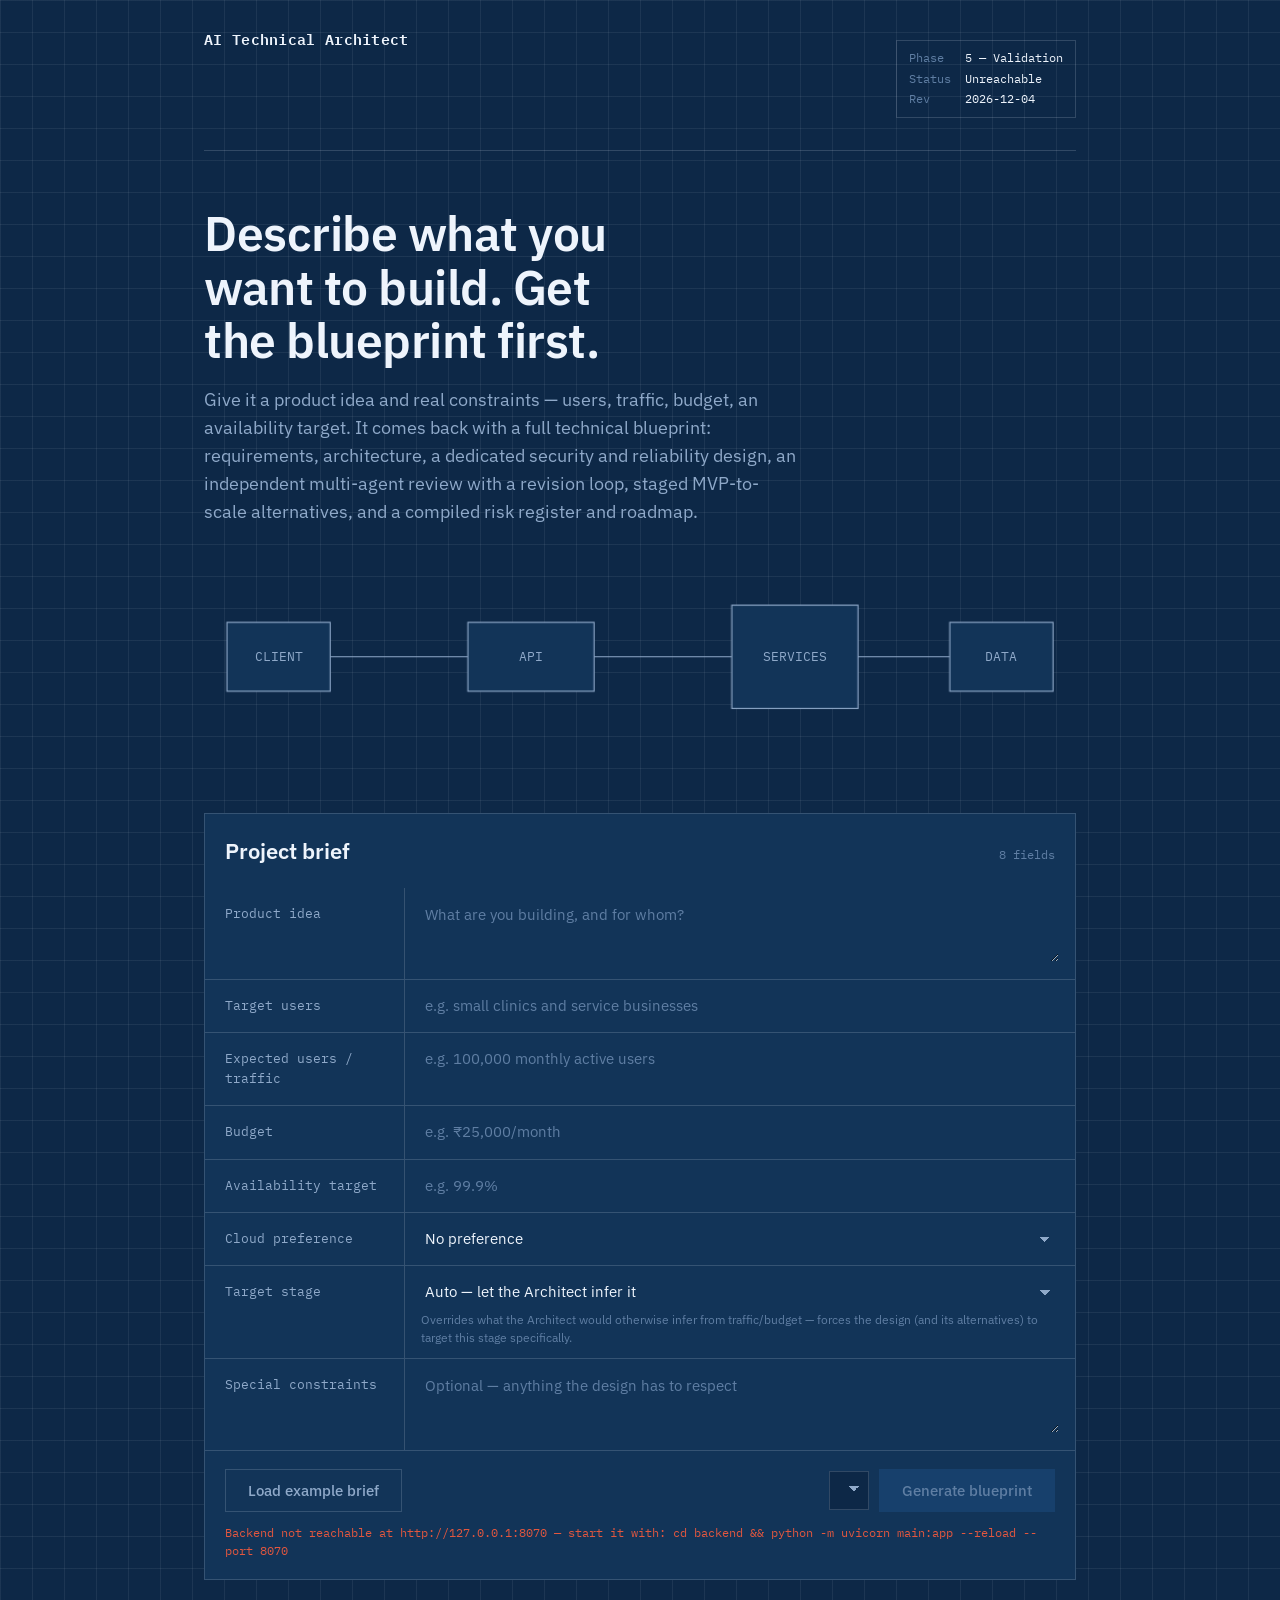
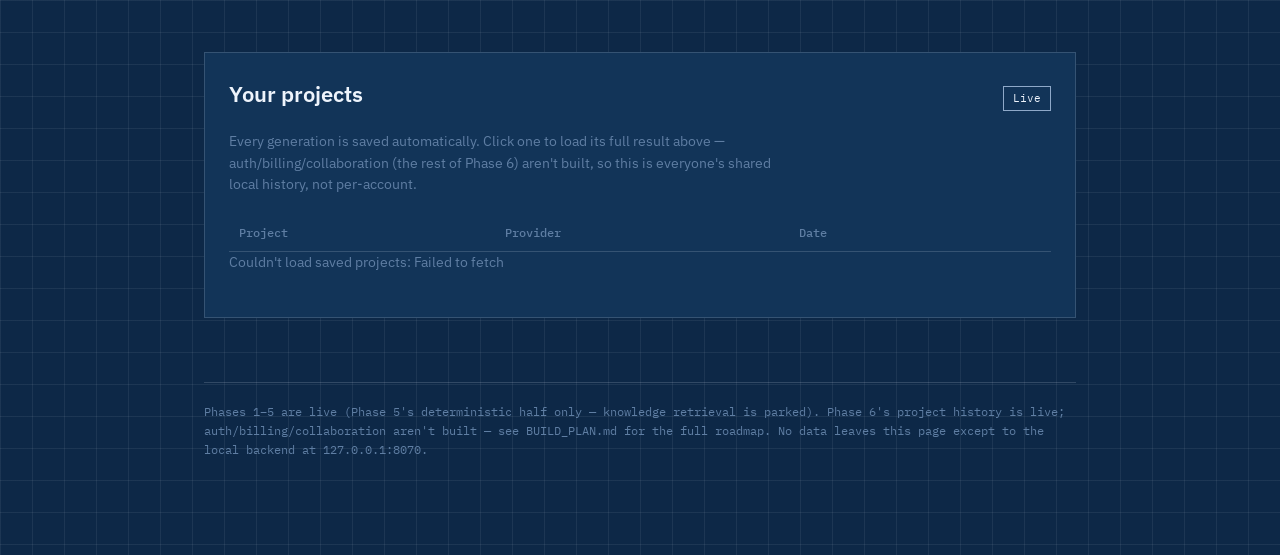
<file: public/index.html>
<!DOCTYPE html>
<html lang="en">
<head>
<meta charset="UTF-8" />
<meta name="viewport" content="width=device-width, initial-scale=1.0" />
<title>AI Technical Architect</title>
<meta name="description" content="Describe what you want to build. Get a technical blueprint — requirements, architecture, APIs and database design — reviewed before you write a line of code." />
<link rel="preconnect" href="https://fonts.googleapis.com" />
<link rel="preconnect" href="https://fonts.gstatic.com" crossorigin />
<!-- Loaded non-blocking: a slow/unreachable font CDN must never delay app.js
     (the provider health-check that runs on load) or hold up page rendering. -->
<link href="https://fonts.googleapis.com/css2?family=IBM+Plex+Mono:wght@400;500&family=IBM+Plex+Sans:wght@400;500;600&display=swap" rel="stylesheet" media="print" onload="this.media='all'" />
<noscript><link href="https://fonts.googleapis.com/css2?family=IBM+Plex+Mono:wght@400;500&family=IBM+Plex+Sans:wght@400;500;600&display=swap" rel="stylesheet" /></noscript>
<link rel="stylesheet" href="style.css" />
</head>
<body>

<main class="sheet">

  <div class="titleblock-row">
    <div class="wordmark"><strong>AI Technical Architect</strong></div>
    <dl class="titleblock">
      <dt>Phase</dt><dd>5 — Validation</dd>
      <dt>Status</dt><dd id="backendStatus">Checking backend…</dd>
      <dt>Rev</dt><dd id="revDate">—</dd>
    </dl>
  </div>

  <section class="hero">
    <h1>Describe what you want to build. Get the blueprint first.</h1>
    <p>Give it a product idea and real constraints — users, traffic, budget, an
    availability target. It comes back with a full technical blueprint: requirements,
    architecture, a dedicated security and reliability design, an independent
    multi-agent review with a revision loop, staged MVP-to-scale alternatives, and a
    compiled risk register and roadmap.</p>

    <svg class="schematic" viewBox="0 0 760 160" xmlns="http://www.w3.org/2000/svg" role="img" aria-label="Diagram: a client connects through an API to services, which write to a data store">
      <line class="line draw" x1="110" y1="80" x2="230" y2="80" style="animation-delay:.1s" />
      <line class="line draw" x1="340" y1="80" x2="460" y2="80" style="animation-delay:.4s" />
      <line class="line draw" x1="570" y1="80" x2="650" y2="80" style="animation-delay:.7s" />

      <rect class="box draw-box" x="20" y="50" width="90" height="60" style="animation-delay:0s" />
      <text x="65" y="84" text-anchor="middle">CLIENT</text>

      <rect class="box draw-box" x="230" y="50" width="110" height="60" style="animation-delay:.3s" />
      <text x="285" y="84" text-anchor="middle">API</text>

      <rect class="box draw-box" x="460" y="35" width="110" height="90" style="animation-delay:.6s" />
      <text x="515" y="84" text-anchor="middle">SERVICES</text>

      <rect class="box draw-box" x="650" y="50" width="90" height="60" style="animation-delay:.9s" />
      <text x="695" y="84" text-anchor="middle">DATA</text>
    </svg>
  </section>

  <section class="spec-sheet" aria-labelledby="briefHeading">
    <div class="section-head" style="padding:20px 20px 0">
      <h2 id="briefHeading">Project brief</h2>
      <span class="hint">8 fields</span>
    </div>

    <form id="briefForm" novalidate>
      <div class="field-row">
        <label for="idea">Product idea</label>
        <div class="field-control">
          <textarea id="idea" name="idea" placeholder="What are you building, and for whom?" required></textarea>
        </div>
      </div>
      <div class="field-row">
        <label for="users">Target users</label>
        <div class="field-control">
          <input type="text" id="users" name="users" placeholder="e.g. small clinics and service businesses" />
        </div>
      </div>
      <div class="field-row">
        <label for="traffic">Expected users / traffic</label>
        <div class="field-control">
          <input type="text" id="traffic" name="traffic" placeholder="e.g. 100,000 monthly active users" />
        </div>
      </div>
      <div class="field-row">
        <label for="budget">Budget</label>
        <div class="field-control">
          <input type="text" id="budget" name="budget" placeholder="e.g. ₹25,000/month" />
        </div>
      </div>
      <div class="field-row">
        <label for="availability">Availability target</label>
        <div class="field-control">
          <input type="text" id="availability" name="availability" placeholder="e.g. 99.9%" />
        </div>
      </div>
      <div class="field-row">
        <label for="cloud">Cloud preference</label>
        <div class="field-control">
          <select id="cloud" name="cloud">
            <option value="">No preference</option>
            <option value="aws">AWS</option>
            <option value="azure">Azure</option>
            <option value="gcp">Google Cloud</option>
            <option value="other">Other</option>
          </select>
        </div>
      </div>
      <div class="field-row">
        <label for="stage">Target stage</label>
        <div class="field-control">
          <select id="stage" name="stage">
            <option value="">Auto — let the Architect infer it</option>
            <option value="mvp">MVP — simple, low cost, validate quickly</option>
            <option value="growth">Growth — scaling, caching, queues, replicas</option>
            <option value="large_scale">Large scale — specialized, partitioned, regional</option>
          </select>
          <span class="field-hint">Overrides what the Architect would otherwise infer from traffic/budget — forces the design (and its alternatives) to target this stage specifically.</span>
        </div>
      </div>
      <div class="field-row">
        <label for="constraints">Special constraints</label>
        <div class="field-control">
          <textarea id="constraints" name="constraints" placeholder="Optional — anything the design has to respect"></textarea>
        </div>
      </div>

      <p class="form-error" id="formError" hidden></p>

      <div class="sheet-actions">
        <button type="button" class="btn btn-ghost" id="loadExample">Load example brief</button>
        <div class="generate-group">
          <select id="providerSelect" aria-label="Generation provider"></select>
          <button type="submit" class="btn btn-primary" id="generateBtn">Generate blueprint</button>
        </div>
      </div>
      <p class="provider-status" id="providerStatus" aria-live="polite"></p>
    </form>
  </section>

  <section class="output" id="output" aria-labelledby="outputHeading">
    <div class="demo-banner" id="resultBanner"></div>

    <div class="progress-line" id="progressLine" hidden></div>

    <div id="outputBody" hidden>
      <div class="output-grid">
        <div class="output-panel">
          <h3>Requirements</h3>
          <div class="output-block">
            <h4>Product understanding</h4>
            <p id="reqProductUnderstanding" style="color:var(--ink-dim); font-size:14px; margin:0;"></p>
          </div>
          <div class="output-block">
            <h4>Users &amp; use cases</h4>
            <ul id="reqUseCases"></ul>
          </div>
          <div class="output-block">
            <h4>Functional</h4>
            <ul id="reqFunctional"></ul>
          </div>
          <div class="output-block">
            <h4>Non-functional</h4>
            <ul id="reqNonFunctional"></ul>
          </div>
          <div class="output-block">
            <h4>Assumptions</h4>
            <ul id="reqAssumptions"></ul>
          </div>
          <div class="output-block">
            <h4>Open questions</h4>
            <ul id="reqOpenQuestions"></ul>
          </div>
        </div>

        <div class="output-panel">
          <h3>Architecture</h3>
          <div class="output-block">
            <h4>Components</h4>
            <ul id="archComponents"></ul>
          </div>
          <div class="output-block">
            <h4>API design</h4>
            <ul class="api-list" id="archApis"></ul>
          </div>
          <div class="output-block">
            <h4>Data models</h4>
            <div id="archDataModels"></div>
          </div>
          <div class="output-block">
            <h4>Infrastructure</h4>
            <p id="archInfra" style="color:var(--ink-dim); font-size:14px; margin:0;"></p>
          </div>
        </div>
      </div>

      <div class="output-schematic-wrap">
        <div class="section-head">
          <h2 id="outputHeading" style="font-size:18px;">Rendered architecture</h2>
        </div>
        <svg id="outputSchematic" class="schematic" viewBox="0 0 760 140" xmlns="http://www.w3.org/2000/svg"></svg>
      </div>

      <div class="section-head">
        <h2 style="font-size:18px;">Architecture decisions</h2>
        <button type="button" class="btn btn-ghost" id="downloadJson" disabled>Download JSON</button>
      </div>
      <div id="archDecisions" style="margin-bottom:24px;"></div>

      <div class="phase-card">
        <div class="phase-card-head">
          <span class="phase-num">Phase 2</span>
          <h3>Security &amp; reliability design</h3>
          <span class="pill pill-live">Live</span>
        </div>
        <div class="review-grid">
          <div class="review-agent">
            <h4>Security controls</h4>
            <dl class="spec-list" id="securityControls"></dl>
          </div>
          <div class="review-agent">
            <h4>Reliability design</h4>
            <dl class="spec-list" id="reliabilityDesign"></dl>
            <ul class="finding-list" id="failureScenarios" style="margin-top:10px;"></ul>
          </div>
        </div>
      </div>

      <div class="phase-card">
        <div class="phase-card-head">
          <span class="phase-num">§6</span>
          <h3>Architecture alternatives</h3>
          <span class="pill pill-live">Live</span>
        </div>
        <table class="project-table" id="archStagesTable">
          <thead><tr><th>Stage</th><th>Characteristics</th><th>Purpose</th><th>Transition trigger</th></tr></thead>
          <tbody id="archStagesBody"></tbody>
        </table>
      </div>

      <div class="phase-card" id="reviewCard">
        <div class="phase-card-head">
          <span class="phase-num">Phase 3</span>
          <h3>Multi-agent review</h3>
          <span class="pill pill-live">Live</span>
        </div>
        <div class="review-grid">
          <div class="review-agent">
            <h4>Security</h4>
            <ul class="finding-list" id="reviewSecurity"></ul>
          </div>
          <div class="review-agent">
            <h4>Cost <span id="costBudgetTag"></span></h4>
            <p class="cost-summary" id="costSummary"></p>
            <ul class="finding-list" id="reviewCost"></ul>
          </div>
          <div class="review-agent">
            <h4>Reliability</h4>
            <ul class="finding-list" id="reviewReliability"></ul>
          </div>
          <div class="review-agent">
            <h4>Architecture Critic</h4>
            <ul class="finding-list" id="reviewCritic"></ul>
          </div>
        </div>
        <p class="revision-status" id="revisionStatus"></p>
        <div class="changelog" id="revisionChangelog" hidden></div>
        <div class="revision-diff" id="revisionDiff" hidden></div>
      </div>

      <div class="phase-card">
        <div class="phase-card-head">
          <span class="phase-num">Phase 4</span>
          <h3>Blueprint — risks &amp; roadmap</h3>
          <span class="pill pill-live">Live</span>
        </div>
        <div class="output-block">
          <h4>Risk register</h4>
          <ul class="finding-list" id="blueprintRisks"></ul>
        </div>
        <div class="output-block">
          <h4>Implementation roadmap</h4>
          <ol id="blueprintRoadmap"></ol>
        </div>
        <div class="export-row">
          <button type="button" class="btn btn-ghost" id="downloadBlueprint" disabled>Download blueprint JSON</button>
        </div>
      </div>

      <div class="phase-card">
        <div class="phase-card-head">
          <span class="phase-num">Phase 5</span>
          <h3>Deterministic validation</h3>
          <span class="pill pill-live">Live</span>
        </div>
        <p class="preview-note" style="margin-bottom:16px;">An LLM isn't the final authority here —
        these checks are arithmetic and pattern-matching against the generated blueprint, not
        another model's opinion. Knowledge-retrieval grounding (source-cited references) is parked
        for later — this is the deterministic half only.</p>
        <ul class="check-list" id="validationList"></ul>
      </div>

      <div class="phase-card" id="refineCard">
        <div class="phase-card-head">
          <span class="phase-num">Phase 6</span>
          <h3>Refine this blueprint</h3>
          <span class="pill pill-live">Live</span>
        </div>
        <p class="preview-note" style="margin-bottom:16px;">Disagree with a finding, or want to push the
        design further? Add a note and re-run the Architect against it — reuses the same revision
        machinery the automated review uses, then re-reviews and re-compiles the blueprint as a new,
        linked project in your history below.</p>
        <textarea id="refineNotes" class="refine-notes" rows="4"
          placeholder="e.g. &quot;Use AWS instead of Azure&quot; or &quot;the rate limiting design still doesn't cover per-session limits — fix that.&quot;"></textarea>
        <p class="form-error" id="refineError" hidden></p>
        <div class="export-row" style="margin-top:12px;">
          <button type="button" class="btn btn-primary" id="refineBtn" disabled>Refine blueprint</button>
        </div>
      </div>
    </div>
  </section>

  <section class="projects-section" aria-labelledby="projectsHeading">
    <div class="section-head">
      <h2 id="projectsHeading">Your projects</h2>
      <span class="pill pill-live">Live</span>
    </div>
    <p class="preview-note">Every generation is saved automatically. Click one to load its
    full result above — auth/billing/collaboration (the rest of Phase 6) aren't built,
    so this is everyone's shared local history, not per-account.</p>
    <table class="project-table">
      <thead><tr><th>Project</th><th>Provider</th><th>Date</th><th></th></tr></thead>
      <tbody id="projectsBody"></tbody>
    </table>
    <p class="preview-note" id="projectsEmpty" hidden>No generations yet — fill in the brief above and click "Generate blueprint."</p>
  </section>

  <footer class="sheet-footer">
    Phases 1–5 are live (Phase 5's deterministic half only — knowledge retrieval is
    parked). Phase 6's project history is live; auth/billing/collaboration aren't built —
    see BUILD_PLAN.md for the full roadmap. No data leaves this page except to the
    local backend at 127.0.0.1:8070.
  </footer>

</main>

<script src="app.js"></script>
</body>
</html>
</file>
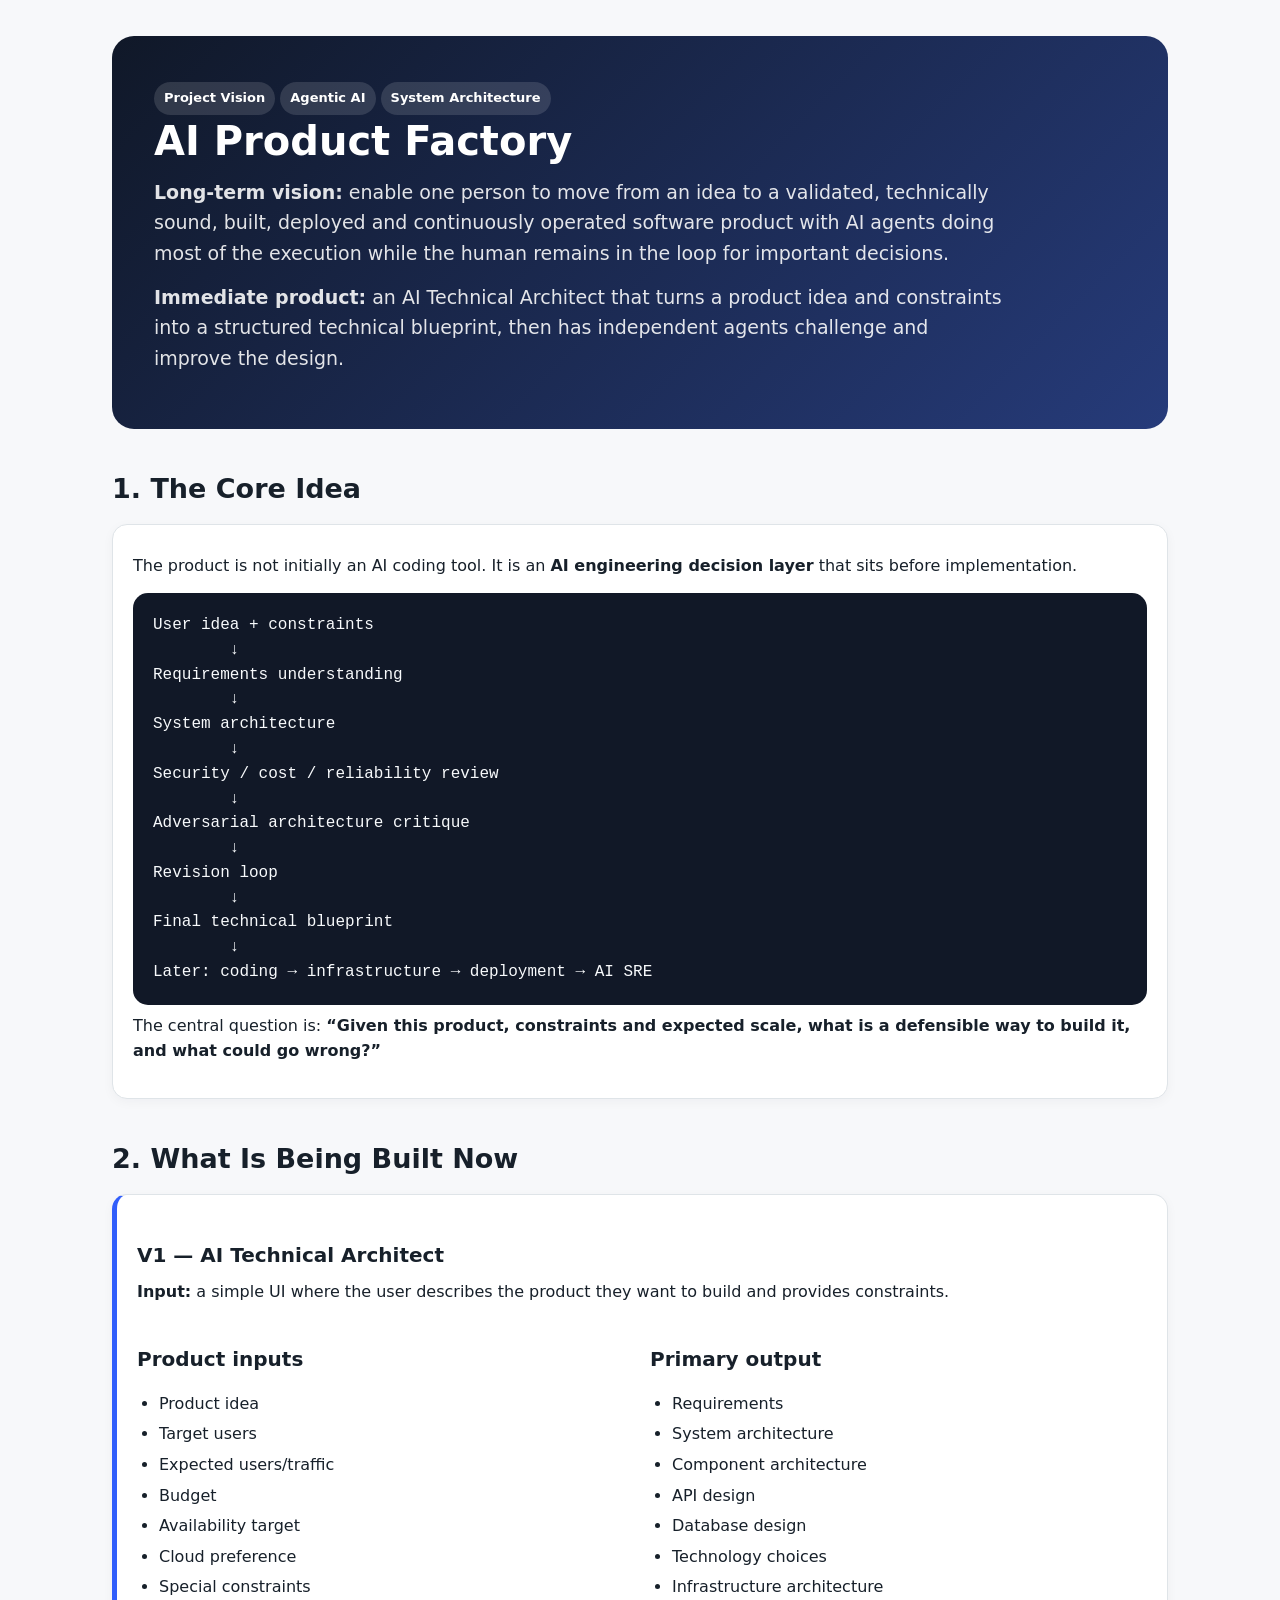
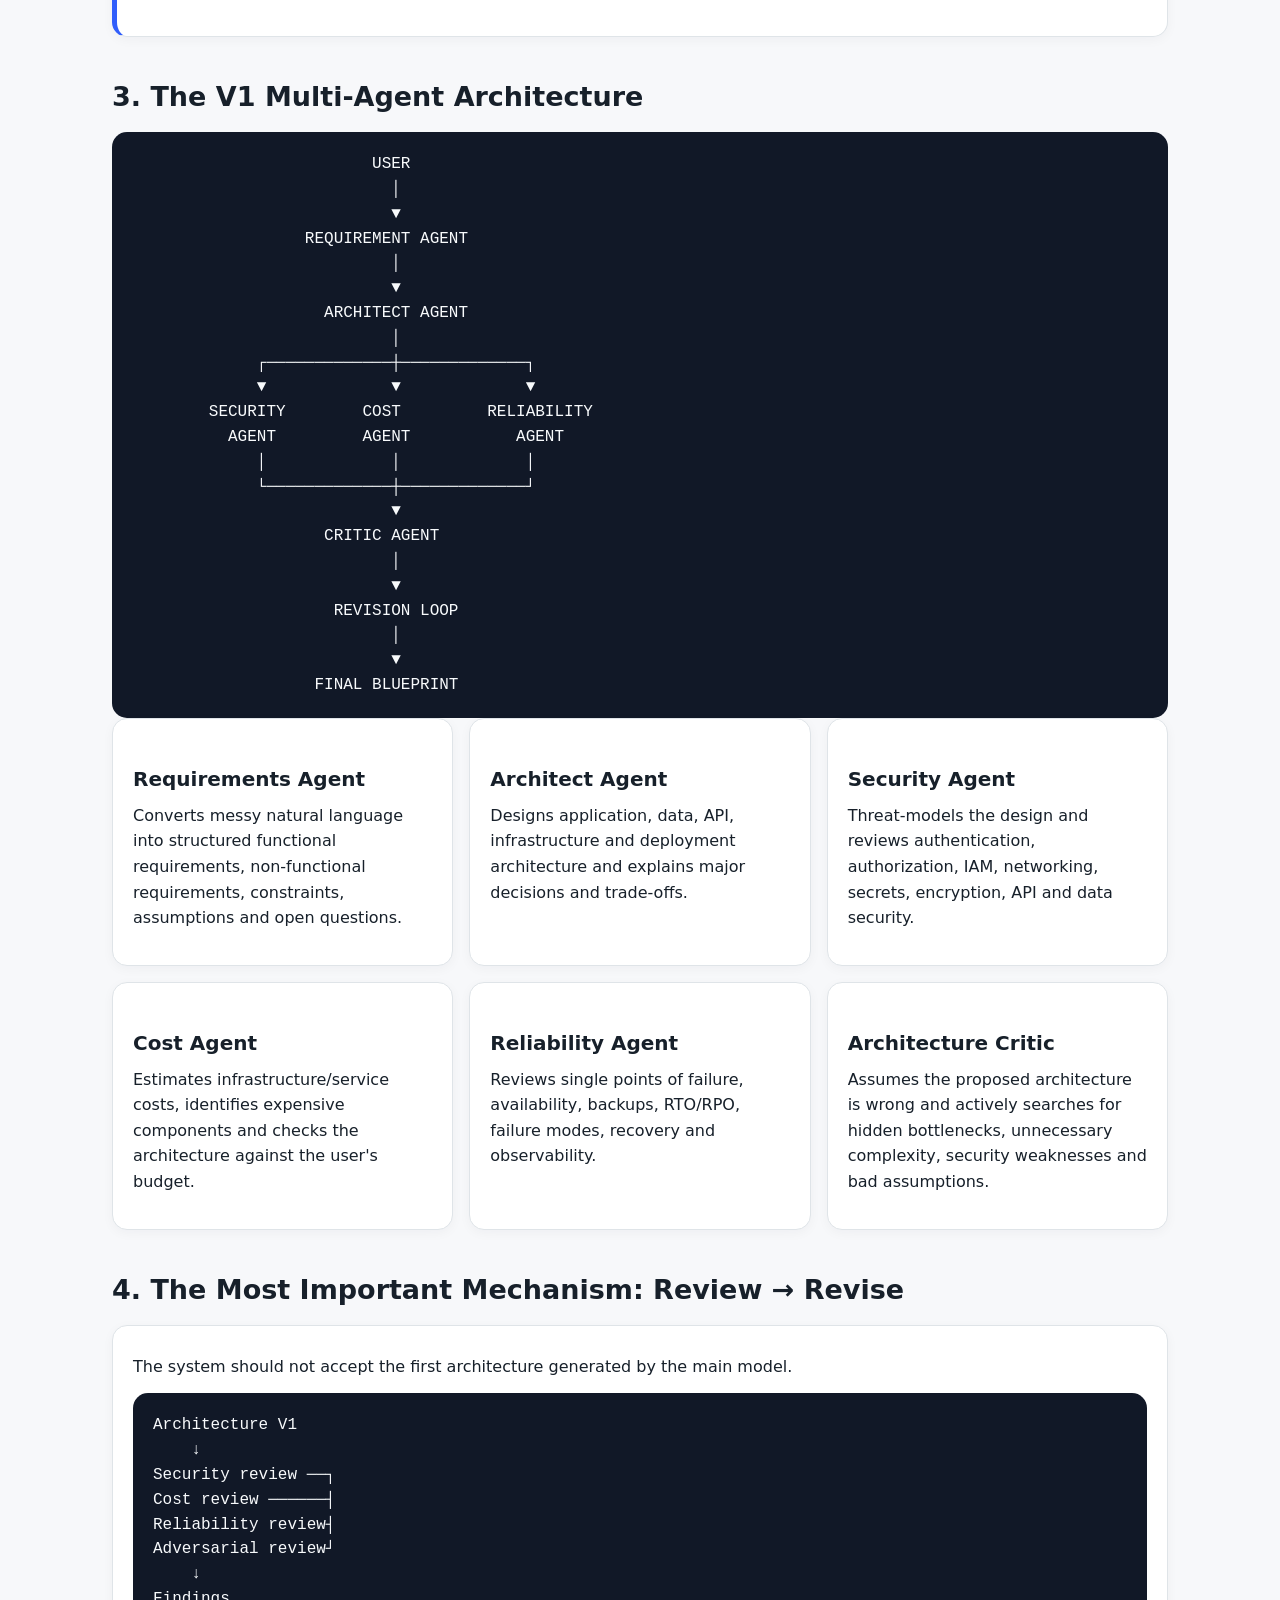
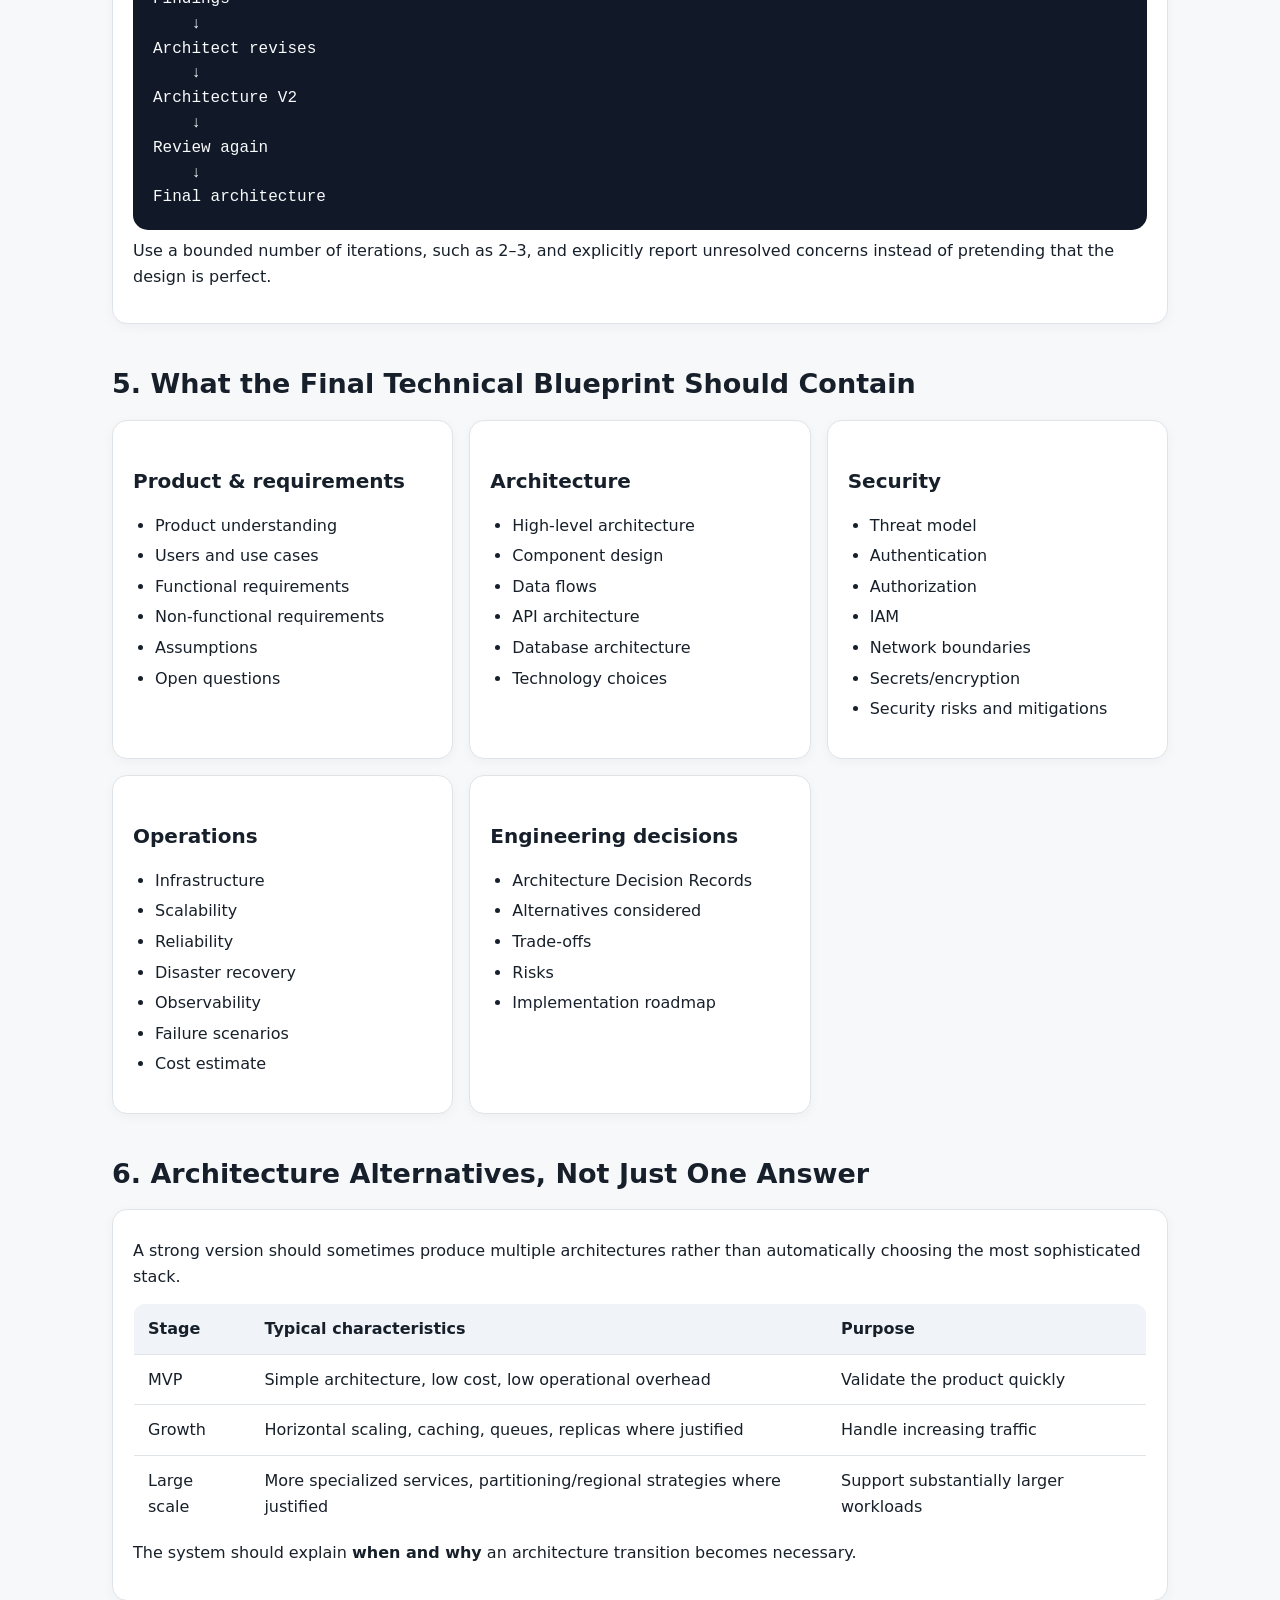
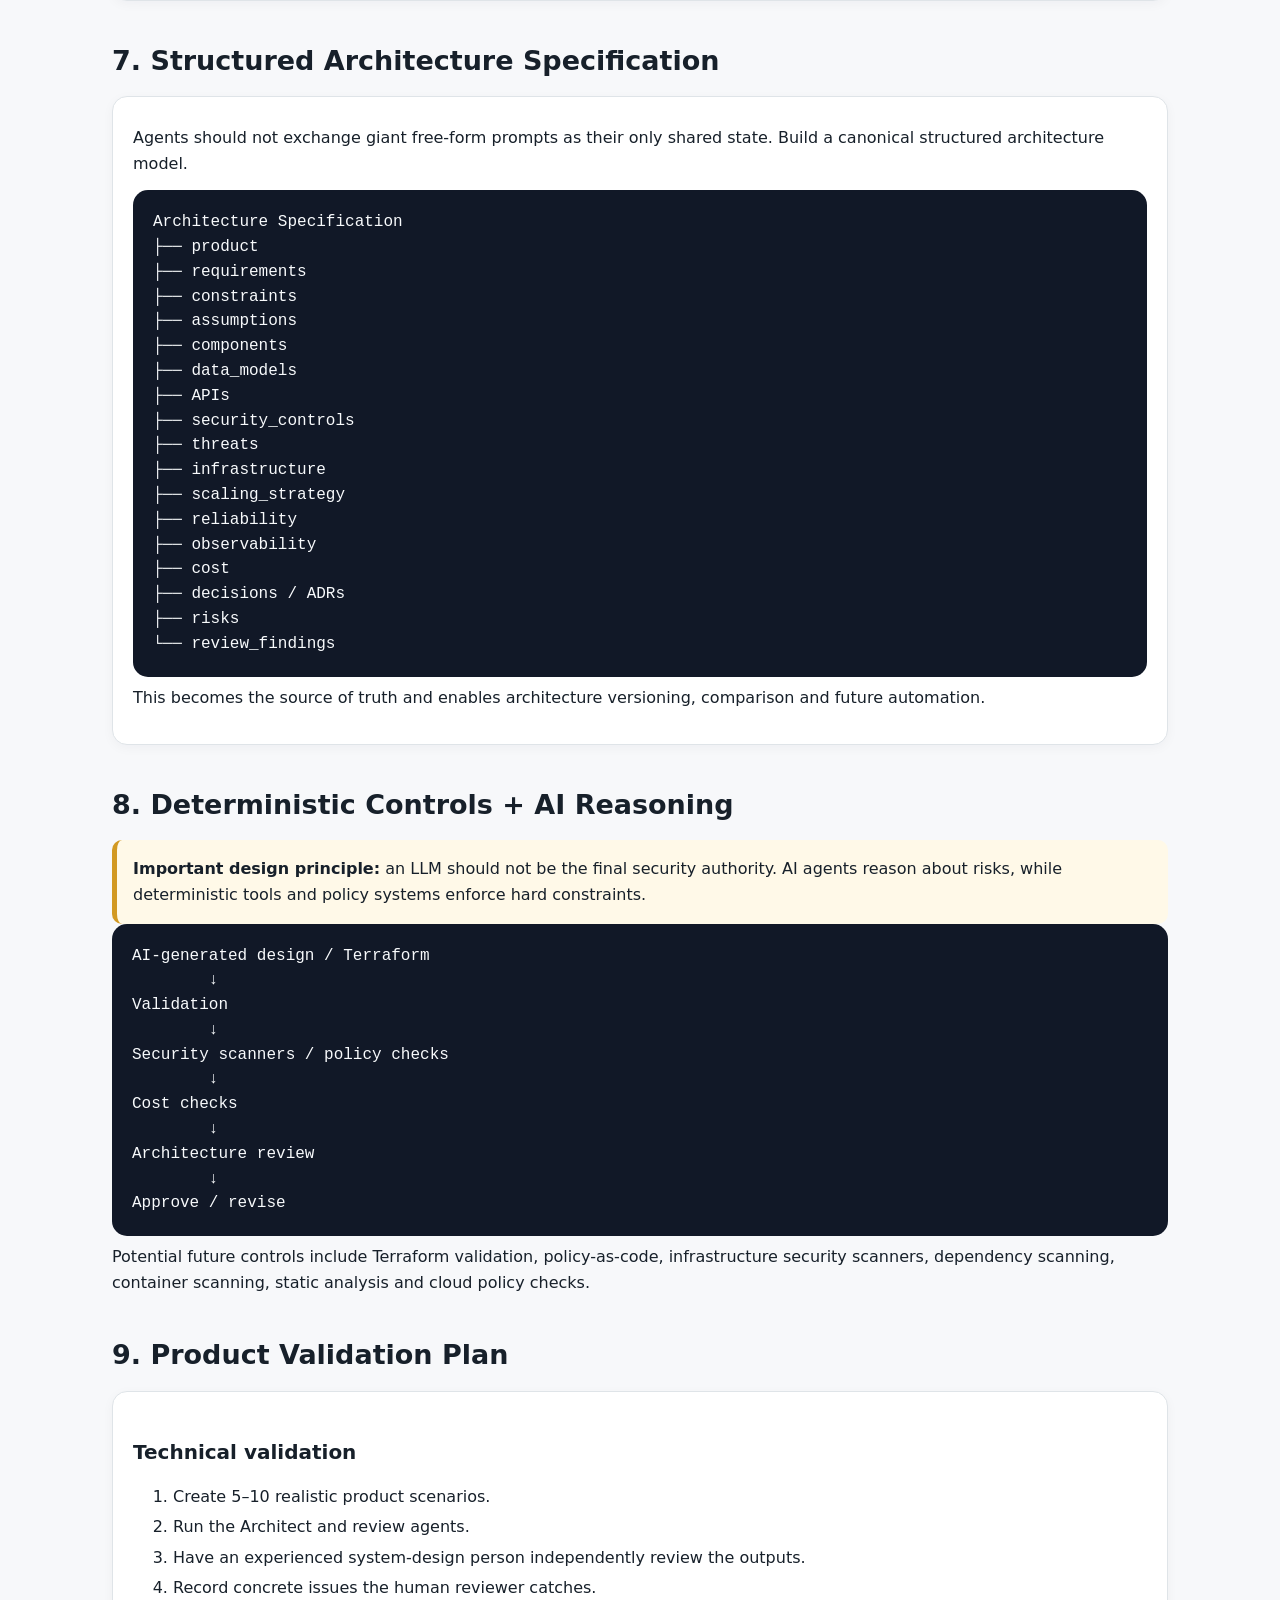
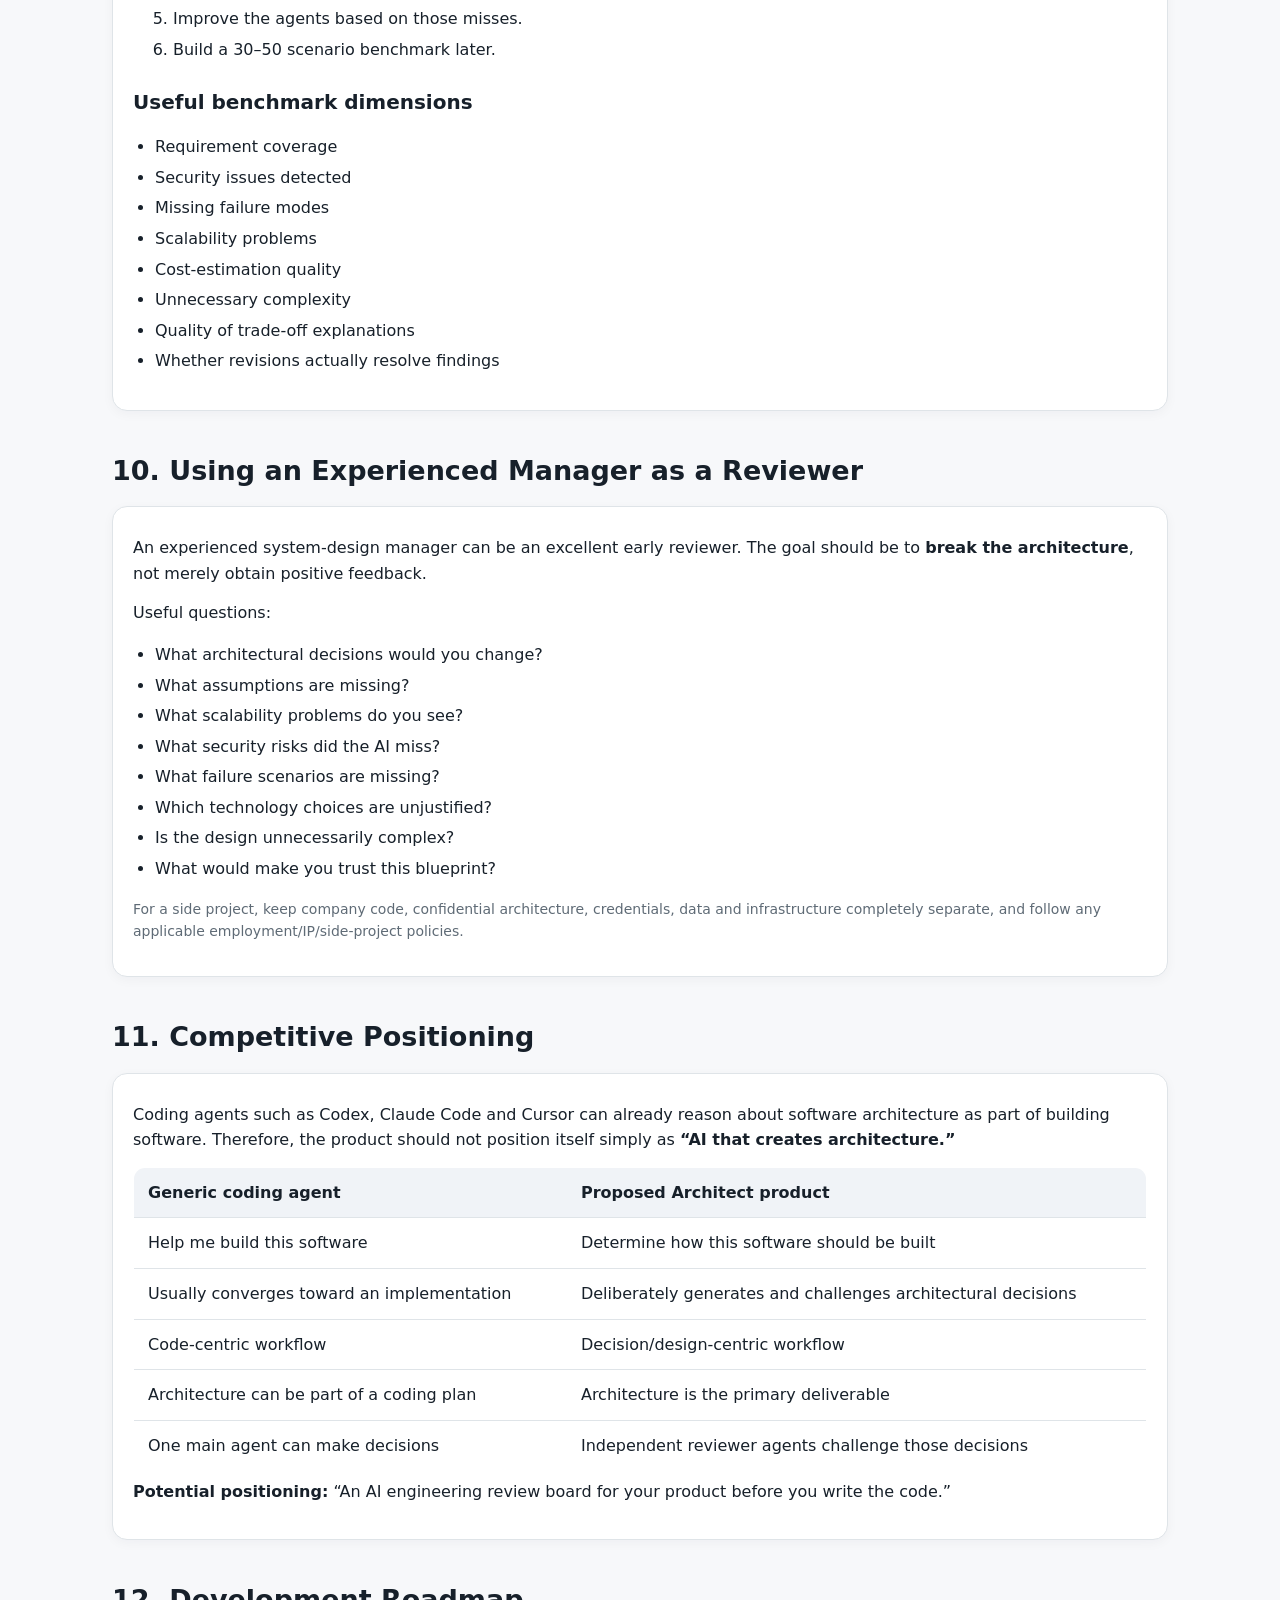
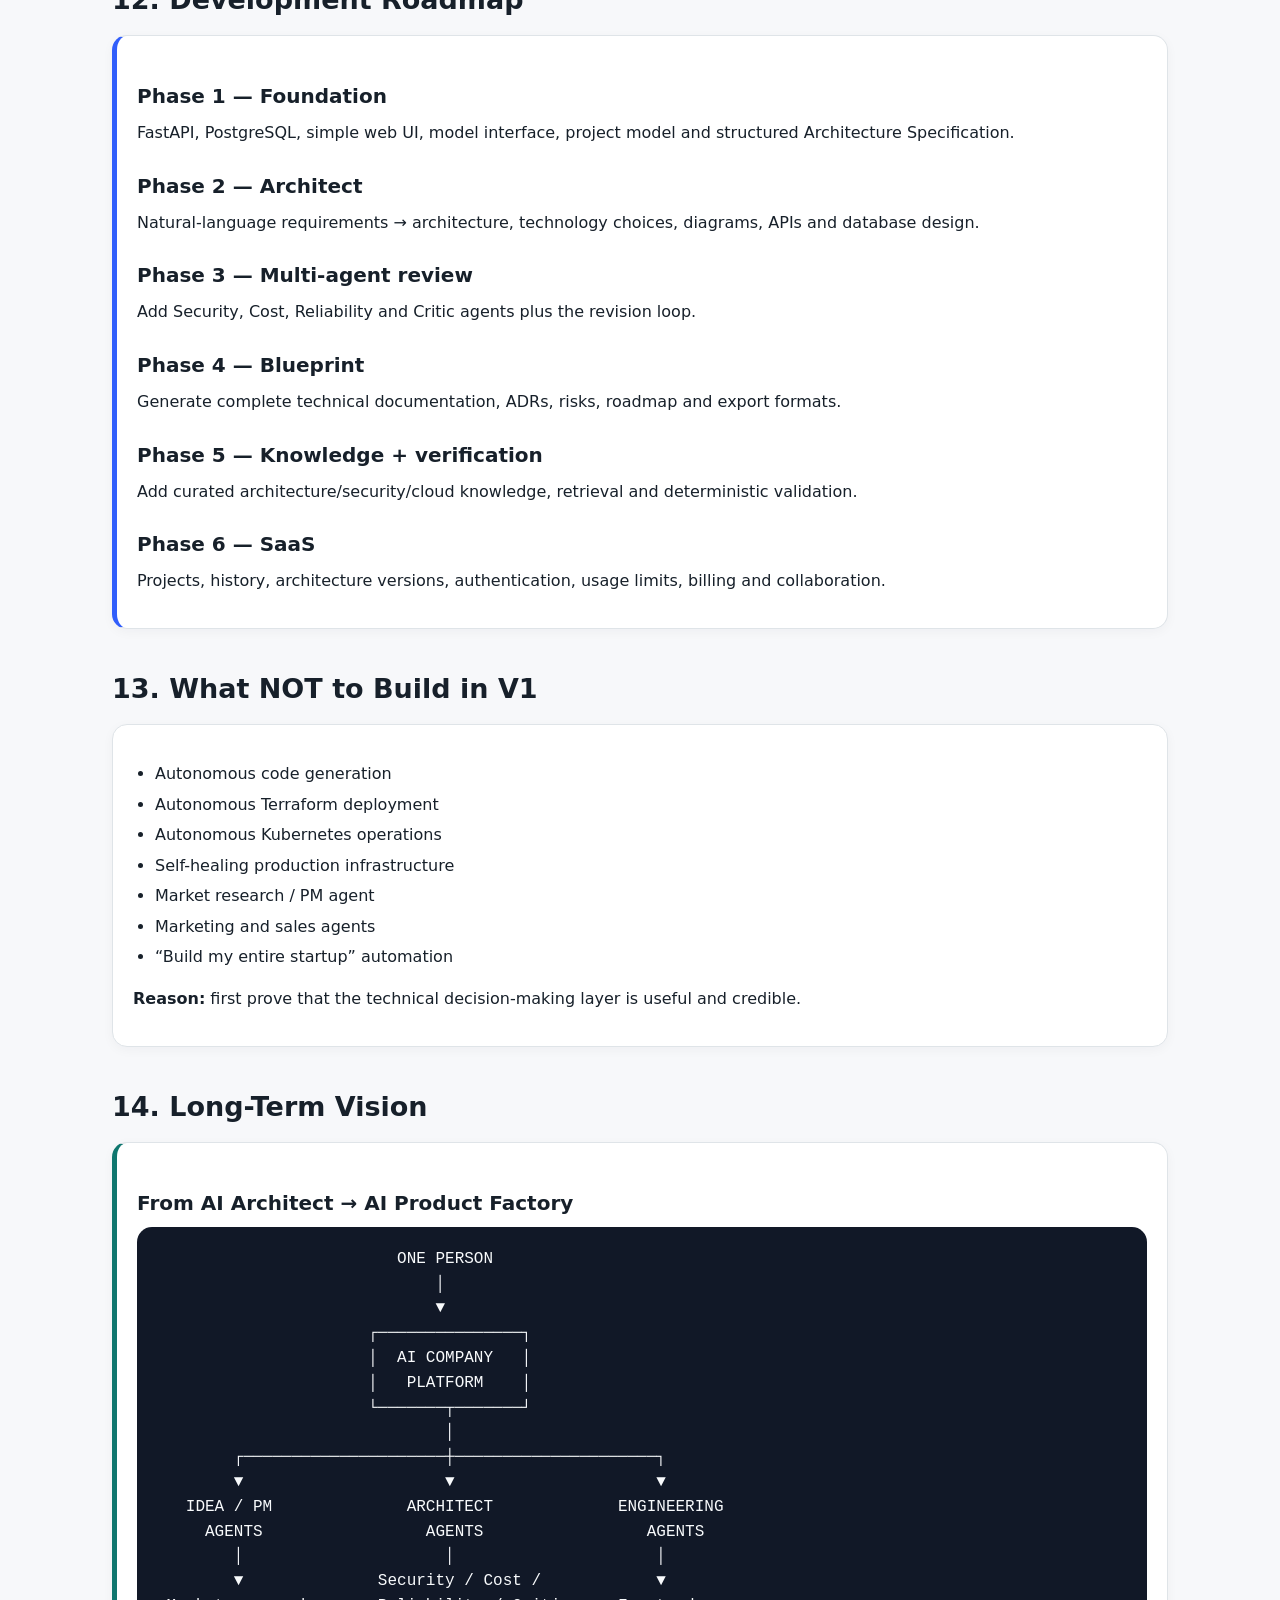
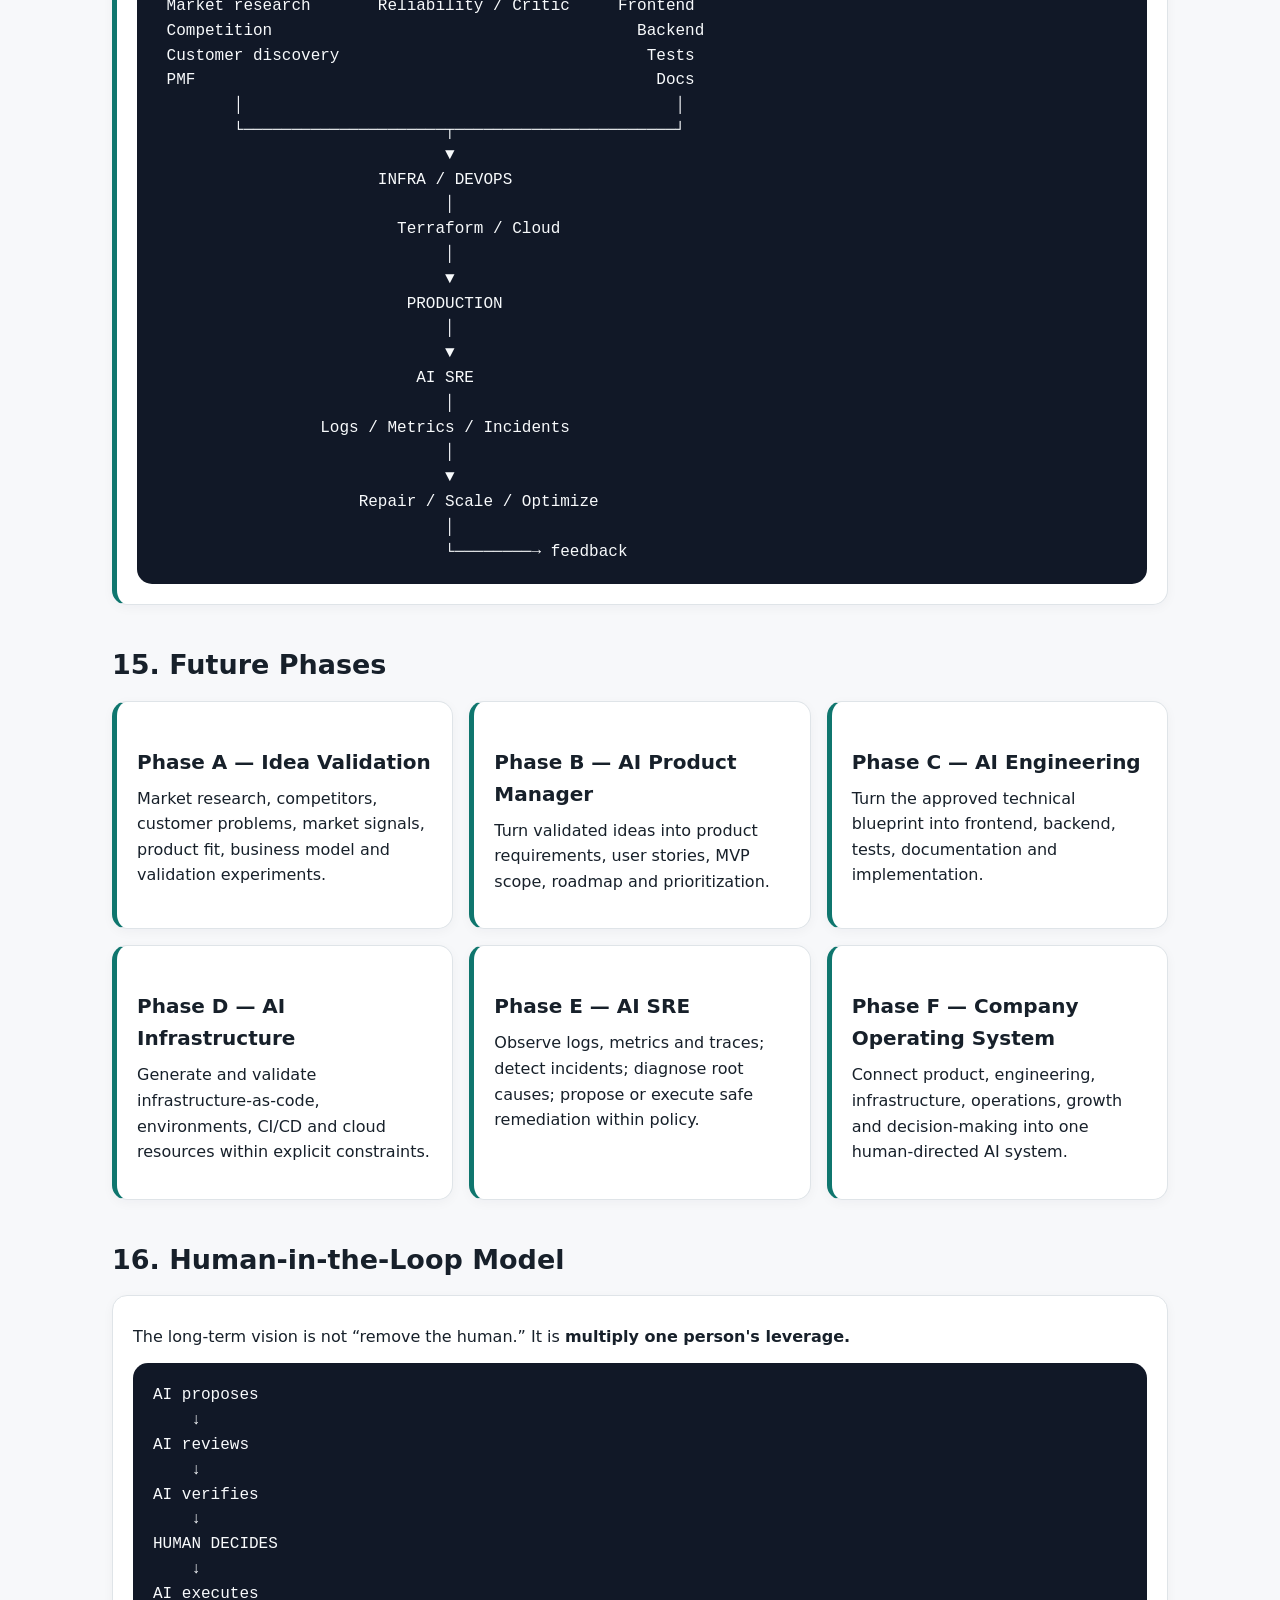
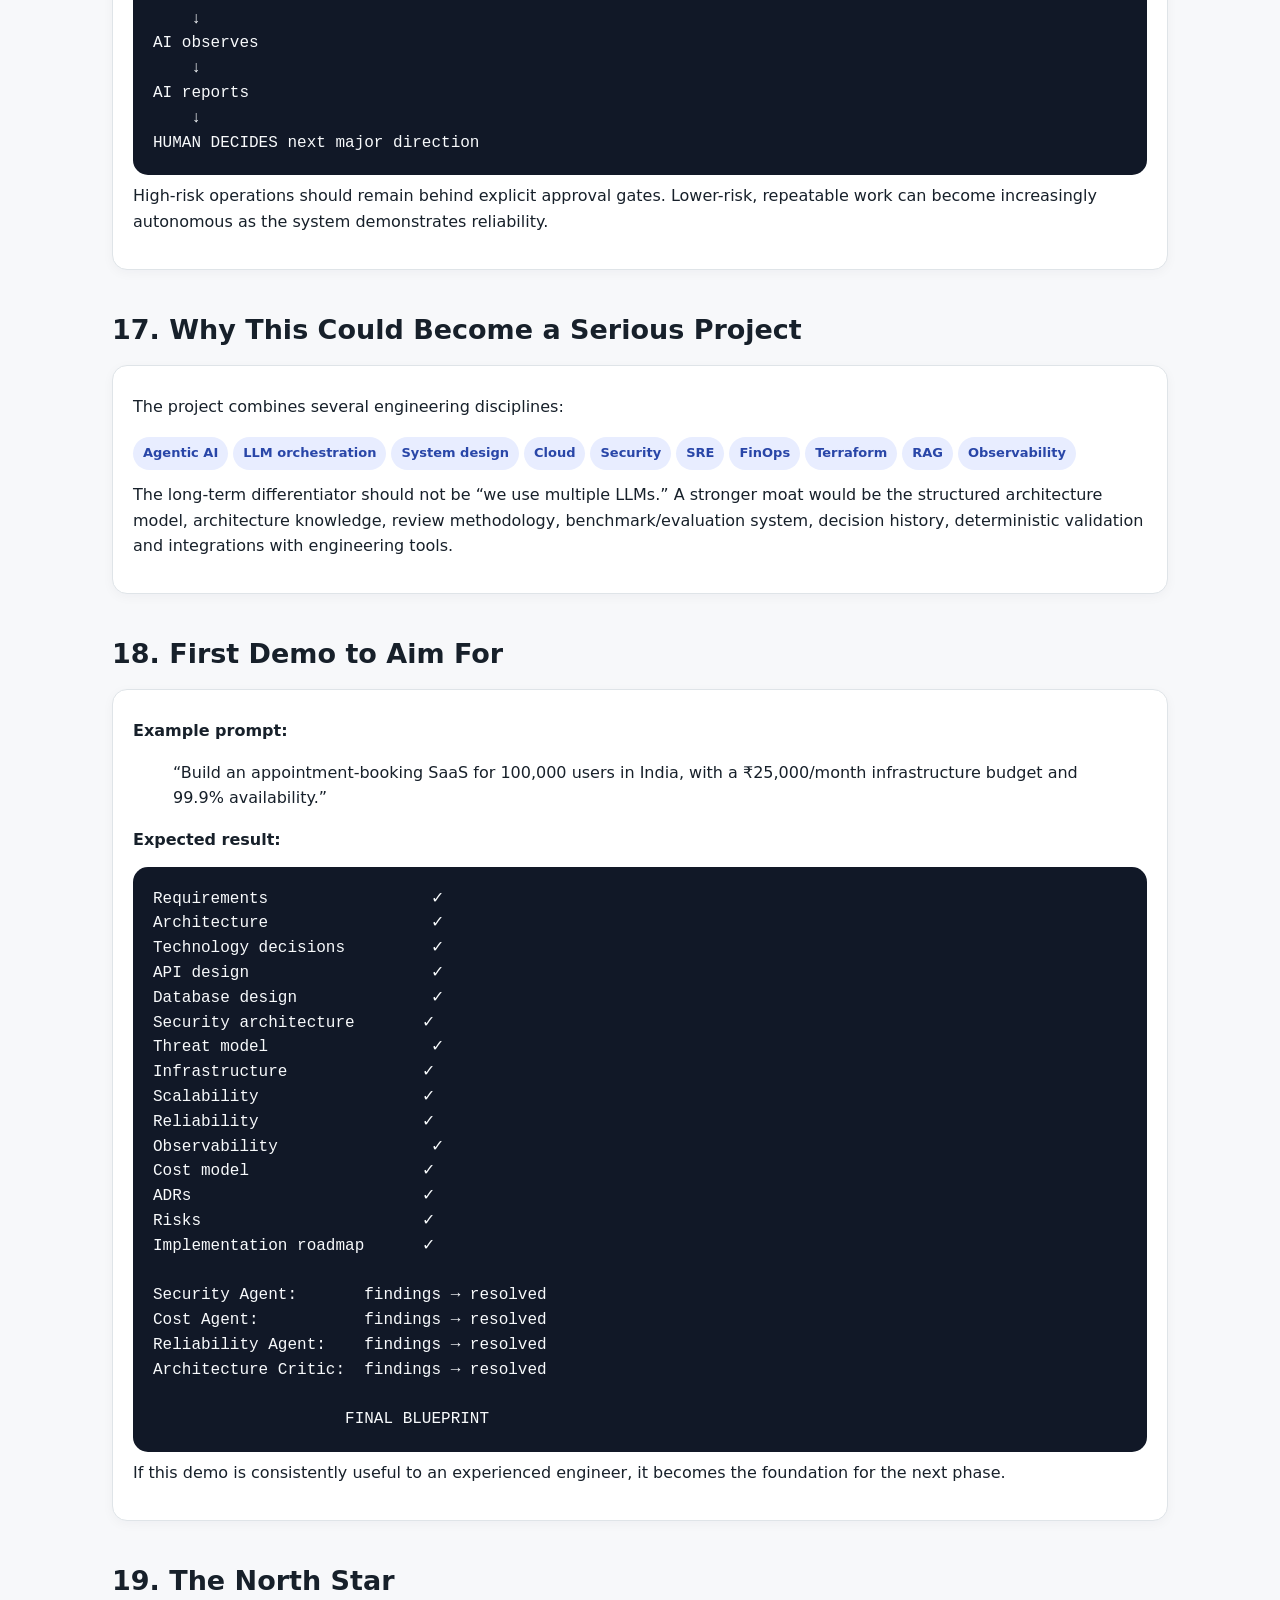
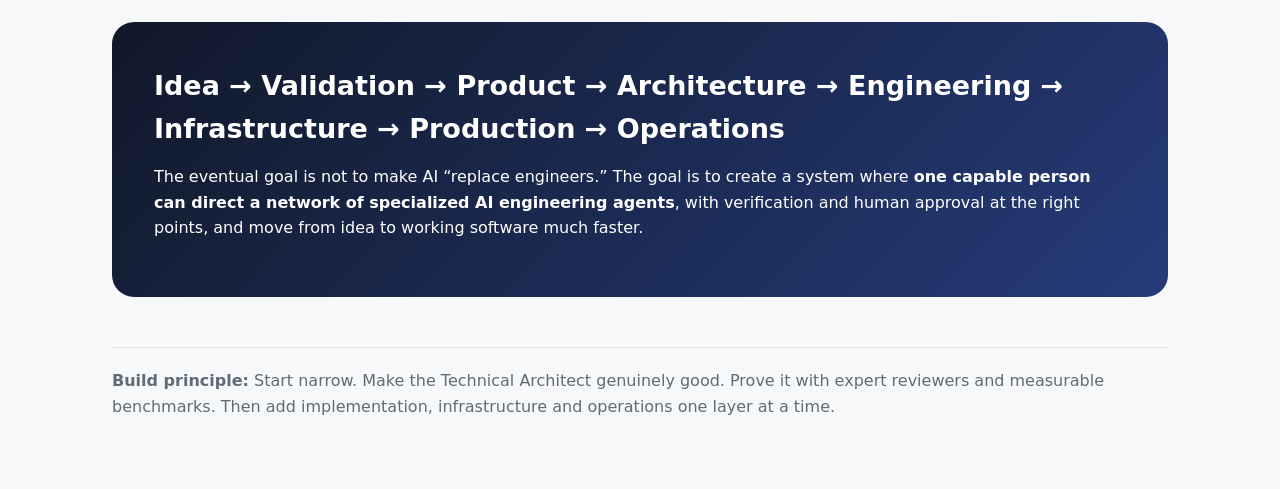
<file: AI_Product_Factory_Vision_and_Build_Plan.html>
<!DOCTYPE html>
<html lang="en">
<head>
<meta charset="UTF-8">
<meta name="viewport" content="width=device-width, initial-scale=1.0">
<title>AI Product Factory — Vision & Build Roadmap</title>
<style>
  :root { --bg:#f7f8fa; --card:#fff; --text:#17202a; --muted:#5f6b76; --line:#dfe4e8; --accent:#315efb; --accent2:#0f766e; --warn:#9a6700; }
  *{box-sizing:border-box} body{margin:0;background:var(--bg);color:var(--text);font-family:Inter,system-ui,-apple-system,BlinkMacSystemFont,"Segoe UI",sans-serif;line-height:1.6}
  .wrap{max-width:1100px;margin:auto;padding:36px 22px 70px}.hero{background:linear-gradient(135deg,#101828,#263b7a);color:white;border-radius:22px;padding:42px;margin-bottom:24px}
  h1{font-size:40px;line-height:1.1;margin:0 0 14px} h2{font-size:27px;margin:38px 0 14px} h3{font-size:20px;margin:24px 0 8px}
  p{margin:8px 0 14px}.subtitle{font-size:19px;opacity:.88;max-width:850px}.tag{display:inline-block;padding:6px 10px;border-radius:999px;background:#e8edff;color:#2946a8;font-weight:700;font-size:13px;margin:4px 5px 4px 0}
  .hero .tag{background:rgba(255,255,255,.13);color:#fff}.grid{display:grid;grid-template-columns:repeat(auto-fit,minmax(260px,1fr));gap:16px}.card{background:var(--card);border:1px solid var(--line);border-radius:15px;padding:20px;box-shadow:0 3px 12px rgba(16,24,40,.04)}
  .flow{background:#111827;color:#f8fafc;border-radius:15px;padding:20px;overflow:auto;font-family:ui-monospace,SFMono-Regular,Menlo,monospace;white-space:pre;line-height:1.55}
  table{width:100%;border-collapse:collapse;background:white;border:1px solid var(--line);border-radius:12px;overflow:hidden}th,td{padding:12px 14px;border-bottom:1px solid var(--line);text-align:left;vertical-align:top}th{background:#f0f3f7}
  .current{border-left:5px solid var(--accent)} .future{border-left:5px solid var(--accent2)} .note{border-left:5px solid #d29922;background:#fff9e8;padding:16px;border-radius:10px}
  code{background:#eef1f4;padding:2px 5px;border-radius:5px}.small{color:var(--muted);font-size:14px}.footer{margin-top:50px;padding-top:20px;border-top:1px solid var(--line);color:var(--muted)}
  ul{padding-left:22px} li{margin:5px 0}
</style>
</head>
<body>
<div class="wrap">

<section class="hero">
  <span class="tag">Project Vision</span><span class="tag">Agentic AI</span><span class="tag">System Architecture</span>
  <h1>AI Product Factory</h1>
  <p class="subtitle"><strong>Long-term vision:</strong> enable one person to move from an idea to a validated, technically sound, built, deployed and continuously operated software product with AI agents doing most of the execution while the human remains in the loop for important decisions.</p>
  <p class="subtitle"><strong>Immediate product:</strong> an AI Technical Architect that turns a product idea and constraints into a structured technical blueprint, then has independent agents challenge and improve the design.</p>
</section>

<h2>1. The Core Idea</h2>
<div class="card">
<p>The product is not initially an AI coding tool. It is an <strong>AI engineering decision layer</strong> that sits before implementation.</p>
<div class="flow">User idea + constraints
        ↓
Requirements understanding
        ↓
System architecture
        ↓
Security / cost / reliability review
        ↓
Adversarial architecture critique
        ↓
Revision loop
        ↓
Final technical blueprint
        ↓
Later: coding → infrastructure → deployment → AI SRE</div>
<p>The central question is: <strong>“Given this product, constraints and expected scale, what is a defensible way to build it, and what could go wrong?”</strong></p>
</div>

<h2>2. What Is Being Built Now</h2>
<div class="card current">
<h3>V1 — AI Technical Architect</h3>
<p><strong>Input:</strong> a simple UI where the user describes the product they want to build and provides constraints.</p>
<div class="grid">
<div><h3>Product inputs</h3><ul><li>Product idea</li><li>Target users</li><li>Expected users/traffic</li><li>Budget</li><li>Availability target</li><li>Cloud preference</li><li>Special constraints</li></ul></div>
<div><h3>Primary output</h3><ul><li>Requirements</li><li>System architecture</li><li>Component architecture</li><li>API design</li><li>Database design</li><li>Technology choices</li><li>Infrastructure architecture</li></ul></div>
</div>
</div>

<h2>3. The V1 Multi-Agent Architecture</h2>
<div class="flow">                         USER
                           │
                           ▼
                  REQUIREMENT AGENT
                           │
                           ▼
                    ARCHITECT AGENT
                           │
             ┌─────────────┼─────────────┐
             ▼             ▼             ▼
        SECURITY        COST         RELIABILITY
          AGENT         AGENT           AGENT
             │             │             │
             └─────────────┼─────────────┘
                           ▼
                    CRITIC AGENT
                           │
                           ▼
                     REVISION LOOP
                           │
                           ▼
                   FINAL BLUEPRINT</div>

<div class="grid">
<div class="card"><h3>Requirements Agent</h3><p>Converts messy natural language into structured functional requirements, non-functional requirements, constraints, assumptions and open questions.</p></div>
<div class="card"><h3>Architect Agent</h3><p>Designs application, data, API, infrastructure and deployment architecture and explains major decisions and trade-offs.</p></div>
<div class="card"><h3>Security Agent</h3><p>Threat-models the design and reviews authentication, authorization, IAM, networking, secrets, encryption, API and data security.</p></div>
<div class="card"><h3>Cost Agent</h3><p>Estimates infrastructure/service costs, identifies expensive components and checks the architecture against the user's budget.</p></div>
<div class="card"><h3>Reliability Agent</h3><p>Reviews single points of failure, availability, backups, RTO/RPO, failure modes, recovery and observability.</p></div>
<div class="card"><h3>Architecture Critic</h3><p>Assumes the proposed architecture is wrong and actively searches for hidden bottlenecks, unnecessary complexity, security weaknesses and bad assumptions.</p></div>
</div>

<h2>4. The Most Important Mechanism: Review → Revise</h2>
<div class="card">
<p>The system should not accept the first architecture generated by the main model.</p>
<div class="flow">Architecture V1
    ↓
Security review ──┐
Cost review ──────┤
Reliability review┤
Adversarial review┘
    ↓
Findings
    ↓
Architect revises
    ↓
Architecture V2
    ↓
Review again
    ↓
Final architecture
</div>
<p>Use a bounded number of iterations, such as 2–3, and explicitly report unresolved concerns instead of pretending that the design is perfect.</p>
</div>

<h2>5. What the Final Technical Blueprint Should Contain</h2>
<div class="grid">
<div class="card"><h3>Product & requirements</h3><ul><li>Product understanding</li><li>Users and use cases</li><li>Functional requirements</li><li>Non-functional requirements</li><li>Assumptions</li><li>Open questions</li></ul></div>
<div class="card"><h3>Architecture</h3><ul><li>High-level architecture</li><li>Component design</li><li>Data flows</li><li>API architecture</li><li>Database architecture</li><li>Technology choices</li></ul></div>
<div class="card"><h3>Security</h3><ul><li>Threat model</li><li>Authentication</li><li>Authorization</li><li>IAM</li><li>Network boundaries</li><li>Secrets/encryption</li><li>Security risks and mitigations</li></ul></div>
<div class="card"><h3>Operations</h3><ul><li>Infrastructure</li><li>Scalability</li><li>Reliability</li><li>Disaster recovery</li><li>Observability</li><li>Failure scenarios</li><li>Cost estimate</li></ul></div>
<div class="card"><h3>Engineering decisions</h3><ul><li>Architecture Decision Records</li><li>Alternatives considered</li><li>Trade-offs</li><li>Risks</li><li>Implementation roadmap</li></ul></div>
</div>

<h2>6. Architecture Alternatives, Not Just One Answer</h2>
<div class="card">
<p>A strong version should sometimes produce multiple architectures rather than automatically choosing the most sophisticated stack.</p>
<table>
<tr><th>Stage</th><th>Typical characteristics</th><th>Purpose</th></tr>
<tr><td>MVP</td><td>Simple architecture, low cost, low operational overhead</td><td>Validate the product quickly</td></tr>
<tr><td>Growth</td><td>Horizontal scaling, caching, queues, replicas where justified</td><td>Handle increasing traffic</td></tr>
<tr><td>Large scale</td><td>More specialized services, partitioning/regional strategies where justified</td><td>Support substantially larger workloads</td></tr>
</table>
<p>The system should explain <strong>when and why</strong> an architecture transition becomes necessary.</p>
</div>

<h2>7. Structured Architecture Specification</h2>
<div class="card">
<p>Agents should not exchange giant free-form prompts as their only shared state. Build a canonical structured architecture model.</p>
<div class="flow">Architecture Specification
├── product
├── requirements
├── constraints
├── assumptions
├── components
├── data_models
├── APIs
├── security_controls
├── threats
├── infrastructure
├── scaling_strategy
├── reliability
├── observability
├── cost
├── decisions / ADRs
├── risks
└── review_findings</div>
<p>This becomes the source of truth and enables architecture versioning, comparison and future automation.</p>
</div>

<h2>8. Deterministic Controls + AI Reasoning</h2>
<div class="note">
<strong>Important design principle:</strong> an LLM should not be the final security authority. AI agents reason about risks, while deterministic tools and policy systems enforce hard constraints.
</div>
<div class="flow">AI-generated design / Terraform
        ↓
Validation
        ↓
Security scanners / policy checks
        ↓
Cost checks
        ↓
Architecture review
        ↓
Approve / revise</div>
<p>Potential future controls include Terraform validation, policy-as-code, infrastructure security scanners, dependency scanning, container scanning, static analysis and cloud policy checks.</p>

<h2>9. Product Validation Plan</h2>
<div class="card">
<h3>Technical validation</h3>
<ol>
<li>Create 5–10 realistic product scenarios.</li>
<li>Run the Architect and review agents.</li>
<li>Have an experienced system-design person independently review the outputs.</li>
<li>Record concrete issues the human reviewer catches.</li>
<li>Improve the agents based on those misses.</li>
<li>Build a 30–50 scenario benchmark later.</li>
</ol>
<h3>Useful benchmark dimensions</h3>
<ul><li>Requirement coverage</li><li>Security issues detected</li><li>Missing failure modes</li><li>Scalability problems</li><li>Cost-estimation quality</li><li>Unnecessary complexity</li><li>Quality of trade-off explanations</li><li>Whether revisions actually resolve findings</li></ul>
</div>

<h2>10. Using an Experienced Manager as a Reviewer</h2>
<div class="card">
<p>An experienced system-design manager can be an excellent early reviewer. The goal should be to <strong>break the architecture</strong>, not merely obtain positive feedback.</p>
<p>Useful questions:</p>
<ul>
<li>What architectural decisions would you change?</li>
<li>What assumptions are missing?</li>
<li>What scalability problems do you see?</li>
<li>What security risks did the AI miss?</li>
<li>What failure scenarios are missing?</li>
<li>Which technology choices are unjustified?</li>
<li>Is the design unnecessarily complex?</li>
<li>What would make you trust this blueprint?</li>
</ul>
<p class="small">For a side project, keep company code, confidential architecture, credentials, data and infrastructure completely separate, and follow any applicable employment/IP/side-project policies.</p>
</div>

<h2>11. Competitive Positioning</h2>
<div class="card">
<p>Coding agents such as Codex, Claude Code and Cursor can already reason about software architecture as part of building software. Therefore, the product should not position itself simply as <strong>“AI that creates architecture.”</strong></p>
<table>
<tr><th>Generic coding agent</th><th>Proposed Architect product</th></tr>
<tr><td>Help me build this software</td><td>Determine how this software should be built</td></tr>
<tr><td>Usually converges toward an implementation</td><td>Deliberately generates and challenges architectural decisions</td></tr>
<tr><td>Code-centric workflow</td><td>Decision/design-centric workflow</td></tr>
<tr><td>Architecture can be part of a coding plan</td><td>Architecture is the primary deliverable</td></tr>
<tr><td>One main agent can make decisions</td><td>Independent reviewer agents challenge those decisions</td></tr>
</table>
<p><strong>Potential positioning:</strong> “An AI engineering review board for your product before you write the code.”</p>
</div>

<h2>12. Development Roadmap</h2>
<div class="card current">
<h3>Phase 1 — Foundation</h3><p>FastAPI, PostgreSQL, simple web UI, model interface, project model and structured Architecture Specification.</p>
<h3>Phase 2 — Architect</h3><p>Natural-language requirements → architecture, technology choices, diagrams, APIs and database design.</p>
<h3>Phase 3 — Multi-agent review</h3><p>Add Security, Cost, Reliability and Critic agents plus the revision loop.</p>
<h3>Phase 4 — Blueprint</h3><p>Generate complete technical documentation, ADRs, risks, roadmap and export formats.</p>
<h3>Phase 5 — Knowledge + verification</h3><p>Add curated architecture/security/cloud knowledge, retrieval and deterministic validation.</p>
<h3>Phase 6 — SaaS</h3><p>Projects, history, architecture versions, authentication, usage limits, billing and collaboration.</p>
</div>

<h2>13. What NOT to Build in V1</h2>
<div class="card">
<ul>
<li>Autonomous code generation</li>
<li>Autonomous Terraform deployment</li>
<li>Autonomous Kubernetes operations</li>
<li>Self-healing production infrastructure</li>
<li>Market research / PM agent</li>
<li>Marketing and sales agents</li>
<li>“Build my entire startup” automation</li>
</ul>
<p><strong>Reason:</strong> first prove that the technical decision-making layer is useful and credible.</p>
</div>

<h2>14. Long-Term Vision</h2>
<div class="card future">
<h3>From AI Architect → AI Product Factory</h3>
<div class="flow">                         ONE PERSON
                             │
                             ▼
                      ┌───────────────┐
                      │  AI COMPANY   │
                      │   PLATFORM    │
                      └───────┬───────┘
                              │
        ┌─────────────────────┼─────────────────────┐
        ▼                     ▼                     ▼
   IDEA / PM              ARCHITECT             ENGINEERING
     AGENTS                 AGENTS                 AGENTS
        │                     │                     │
        ▼              Security / Cost /            ▼
 Market research       Reliability / Critic     Frontend
 Competition                                      Backend
 Customer discovery                                Tests
 PMF                                                Docs
        │                                             │
        └─────────────────────┬───────────────────────┘
                              ▼
                       INFRA / DEVOPS
                              │
                         Terraform / Cloud
                              │
                              ▼
                          PRODUCTION
                              │
                              ▼
                           AI SRE
                              │
                 Logs / Metrics / Incidents
                              │
                              ▼
                     Repair / Scale / Optimize
                              │
                              └────────→ feedback</div>
</div>

<h2>15. Future Phases</h2>
<div class="grid">
<div class="card future"><h3>Phase A — Idea Validation</h3><p>Market research, competitors, customer problems, market signals, product fit, business model and validation experiments.</p></div>
<div class="card future"><h3>Phase B — AI Product Manager</h3><p>Turn validated ideas into product requirements, user stories, MVP scope, roadmap and prioritization.</p></div>
<div class="card future"><h3>Phase C — AI Engineering</h3><p>Turn the approved technical blueprint into frontend, backend, tests, documentation and implementation.</p></div>
<div class="card future"><h3>Phase D — AI Infrastructure</h3><p>Generate and validate infrastructure-as-code, environments, CI/CD and cloud resources within explicit constraints.</p></div>
<div class="card future"><h3>Phase E — AI SRE</h3><p>Observe logs, metrics and traces; detect incidents; diagnose root causes; propose or execute safe remediation within policy.</p></div>
<div class="card future"><h3>Phase F — Company Operating System</h3><p>Connect product, engineering, infrastructure, operations, growth and decision-making into one human-directed AI system.</p></div>
</div>

<h2>16. Human-in-the-Loop Model</h2>
<div class="card">
<p>The long-term vision is not “remove the human.” It is <strong>multiply one person's leverage.</strong></p>
<div class="flow">AI proposes
    ↓
AI reviews
    ↓
AI verifies
    ↓
HUMAN DECIDES
    ↓
AI executes
    ↓
AI observes
    ↓
AI reports
    ↓
HUMAN DECIDES next major direction</div>
<p>High-risk operations should remain behind explicit approval gates. Lower-risk, repeatable work can become increasingly autonomous as the system demonstrates reliability.</p>
</div>

<h2>17. Why This Could Become a Serious Project</h2>
<div class="card">
<p>The project combines several engineering disciplines:</p>
<div>
<span class="tag">Agentic AI</span><span class="tag">LLM orchestration</span><span class="tag">System design</span><span class="tag">Cloud</span><span class="tag">Security</span><span class="tag">SRE</span><span class="tag">FinOps</span><span class="tag">Terraform</span><span class="tag">RAG</span><span class="tag">Observability</span>
</div>
<p>The long-term differentiator should not be “we use multiple LLMs.” A stronger moat would be the structured architecture model, architecture knowledge, review methodology, benchmark/evaluation system, decision history, deterministic validation and integrations with engineering tools.</p>
</div>

<h2>18. First Demo to Aim For</h2>
<div class="card">
<p><strong>Example prompt:</strong></p>
<blockquote>“Build an appointment-booking SaaS for 100,000 users in India, with a ₹25,000/month infrastructure budget and 99.9% availability.”</blockquote>
<p><strong>Expected result:</strong></p>
<div class="flow">Requirements                 ✓
Architecture                 ✓
Technology decisions         ✓
API design                   ✓
Database design              ✓
Security architecture       ✓
Threat model                 ✓
Infrastructure              ✓
Scalability                 ✓
Reliability                 ✓
Observability                ✓
Cost model                  ✓
ADRs                        ✓
Risks                       ✓
Implementation roadmap      ✓

Security Agent:       findings → resolved
Cost Agent:           findings → resolved
Reliability Agent:    findings → resolved
Architecture Critic:  findings → resolved

                    FINAL BLUEPRINT</div>
<p>If this demo is consistently useful to an experienced engineer, it becomes the foundation for the next phase.</p>
</div>

<h2>19. The North Star</h2>
<div class="hero" style="margin-top:20px">
<h2 style="margin-top:0">Idea → Validation → Product → Architecture → Engineering → Infrastructure → Production → Operations</h2>
<p>The eventual goal is not to make AI “replace engineers.” The goal is to create a system where <strong>one capable person can direct a network of specialized AI engineering agents</strong>, with verification and human approval at the right points, and move from idea to working software much faster.</p>
</div>

<div class="footer">
<strong>Build principle:</strong> Start narrow. Make the Technical Architect genuinely good. Prove it with expert reviewers and measurable benchmarks. Then add implementation, infrastructure and operations one layer at a time.
</div>

</div>
</body>
</html>
</file>
<file: public/style.css>
/* ==========================================================================
   AI Technical Architect — design tokens
   Blueprint / drafting-sheet motif: the product's own output is a technical
   drawing, so the UI borrows the vernacular of one — cyanotype blue paper,
   white linework, a single warm "redline" accent for marks/actions.
   ========================================================================== */

:root {
  --paper: #0d2847;
  --paper-2: #123458;
  --paper-3: #17406c;
  --ink: #eef4fc;
  --ink-dim: #8fa9c9;
  --ink-faint: #5f7ea3;
  --grid-line: rgba(234, 242, 251, 0.07);
  --rule: rgba(234, 242, 251, 0.16);
  --mark: #e2963c;
  --mark-dim: #c97f2e;
  --mark-ink: #241403;
  --danger: #e2573f;

  --font-body: "IBM Plex Sans", system-ui, -apple-system, sans-serif;
  --font-mono: "IBM Plex Mono", ui-monospace, "SF Mono", Menlo, monospace;

  --sheet-width: 920px;
}

* {
  box-sizing: border-box;
}

html {
  color-scheme: dark;
}

body {
  margin: 0;
  background: var(--paper);
  background-image:
    linear-gradient(var(--grid-line) 1px, transparent 1px),
    linear-gradient(90deg, var(--grid-line) 1px, transparent 1px);
  background-size: 32px 32px;
  color: var(--ink);
  font-family: var(--font-body);
  line-height: 1.55;
  -webkit-font-smoothing: antialiased;
}

::selection {
  background: var(--mark);
  color: var(--mark-ink);
}

a {
  color: var(--ink);
}

:focus-visible {
  outline: 2px solid var(--mark);
  outline-offset: 2px;
}

img, svg {
  max-width: 100%;
}

.sheet {
  max-width: var(--sheet-width);
  margin: 0 auto;
  padding: 28px 24px 96px;
}

/* ---------- title block ---------- */

.titleblock-row {
  display: flex;
  justify-content: space-between;
  align-items: flex-start;
  gap: 20px;
  padding-bottom: 20px;
  border-bottom: 1px solid var(--rule);
  margin-bottom: 56px;
}

.wordmark {
  font-family: var(--font-mono);
  font-size: 15px;
  letter-spacing: 0.02em;
  color: var(--ink);
}

.wordmark strong {
  font-weight: 600;
}

.titleblock {
  font-family: var(--font-mono);
  font-size: 12px;
  color: var(--ink-dim);
  border: 1px solid var(--rule);
  padding: 8px 12px;
  display: grid;
  grid-template-columns: auto auto;
  gap: 2px 14px;
  text-align: left;
}

.titleblock dt {
  color: var(--ink-faint);
}

.titleblock dd {
  margin: 0;
  color: var(--ink);
}

/* ---------- hero ---------- */

.hero {
  margin-bottom: 64px;
}

.hero h1 {
  font-size: clamp(32px, 5vw, 48px);
  line-height: 1.12;
  font-weight: 600;
  letter-spacing: -0.01em;
  margin: 0 0 18px;
  max-width: 14ch;
}

.hero p {
  font-size: 18px;
  color: var(--ink-dim);
  max-width: 54ch;
  margin: 0 0 40px;
}

.schematic {
  width: 100%;
  height: auto;
  display: block;
}

.schematic text {
  font-family: var(--font-mono);
  font-size: 11px;
  fill: var(--ink-dim);
}

.schematic .box {
  fill: var(--paper-2);
  stroke: var(--ink-dim);
  stroke-width: 1;
}

.schematic .line {
  fill: none;
  stroke: var(--ink-dim);
  stroke-width: 1;
}

.schematic .draw {
  stroke-dasharray: 340;
  stroke-dashoffset: 340;
  animation: draw-line 1.1s ease-out forwards;
}

.schematic .box.draw-box {
  opacity: 0;
  animation: draw-box 0.5s ease-out forwards;
}

@keyframes draw-line {
  to { stroke-dashoffset: 0; }
}

@keyframes draw-box {
  to { opacity: 1; }
}

@media (prefers-reduced-motion: reduce) {
  .schematic .draw {
    animation: none;
    stroke-dashoffset: 0;
  }
  .schematic .box.draw-box {
    animation: none;
    opacity: 1;
  }
}

/* ---------- section headings ---------- */

.section-head {
  display: flex;
  align-items: baseline;
  justify-content: space-between;
  gap: 16px;
  margin-bottom: 20px;
}

.section-head h2 {
  font-size: 22px;
  font-weight: 600;
  margin: 0;
}

.section-head .hint {
  font-family: var(--font-mono);
  font-size: 12px;
  color: var(--ink-faint);
  white-space: nowrap;
}

/* ---------- brief form (the "spec sheet") ---------- */

.spec-sheet {
  border: 1px solid var(--rule);
  background: var(--paper-2);
  margin-bottom: 72px;
}

.field-row {
  display: grid;
  grid-template-columns: 200px 1fr;
  border-bottom: 1px solid var(--rule);
}

.field-row:last-of-type {
  border-bottom: none;
}

.field-row label {
  font-family: var(--font-mono);
  font-size: 13px;
  color: var(--ink-dim);
  padding: 16px 16px 16px 20px;
  border-right: 1px solid var(--rule);
}

.field-row .field-control {
  padding: 10px 16px;
}

.field-row .field-hint {
  display: block;
  font-size: 12px;
  color: var(--ink-faint);
  margin-top: 4px;
}

input[type="text"],
select,
textarea {
  width: 100%;
  background: transparent;
  border: none;
  color: var(--ink);
  font-family: var(--font-body);
  font-size: 15px;
  padding: 6px 4px;
  resize: vertical;
}

textarea {
  min-height: 64px;
  line-height: 1.5;
}

input[type="text"]::placeholder,
textarea::placeholder {
  color: var(--ink-faint);
}

select {
  appearance: none;
  background-image: linear-gradient(45deg, transparent 50%, var(--ink-dim) 50%),
    linear-gradient(135deg, var(--ink-dim) 50%, transparent 50%);
  background-position: calc(100% - 14px) 14px, calc(100% - 9px) 14px;
  background-size: 5px 5px, 5px 5px;
  background-repeat: no-repeat;
  padding-right: 24px;
}

select option {
  background: var(--paper-2);
  color: var(--ink);
}

.sheet-actions {
  display: flex;
  align-items: center;
  justify-content: space-between;
  gap: 16px;
  flex-wrap: wrap;
  padding: 18px 20px 12px;
}

.generate-group {
  display: flex;
  align-items: center;
  gap: 10px;
}

#providerSelect {
  width: auto;
  border: 1px solid var(--rule);
  padding: 10px 26px 10px 12px;
  font-family: var(--font-mono);
  font-size: 13px;
  background-color: var(--paper);
}

.provider-status {
  font-family: var(--font-mono);
  font-size: 12px;
  color: var(--ink-faint);
  padding: 0 20px 18px;
  margin: 0;
}

.provider-status.status-bad {
  color: var(--danger);
}

.btn {
  font-family: var(--font-body);
  font-size: 15px;
  font-weight: 500;
  border: 1px solid transparent;
  padding: 11px 22px;
  cursor: pointer;
  transition: background-color 0.15s ease, border-color 0.15s ease;
}

.btn-primary {
  background: var(--mark);
  color: var(--mark-ink);
}

.btn-primary:hover {
  background: var(--mark-dim);
}

.btn-primary:disabled {
  background: var(--paper-3);
  color: var(--ink-faint);
  cursor: not-allowed;
}

.btn-ghost {
  background: transparent;
  border-color: var(--rule);
  color: var(--ink-dim);
}

.btn-ghost:hover {
  border-color: var(--ink-dim);
  color: var(--ink);
}

.field-error {
  border-bottom: 1px solid var(--danger) !important;
}

.form-error {
  font-family: var(--font-mono);
  font-size: 13px;
  color: var(--danger);
  padding: 0 20px 16px;
  margin: 0;
}

/* ---------- output ---------- */

.output {
  display: none;
}

.output.is-visible {
  display: block;
}

.demo-banner {
  font-family: var(--font-mono);
  font-size: 13px;
  color: var(--mark);
  border: 1px solid var(--mark-dim);
  background: rgba(226, 150, 60, 0.08);
  padding: 10px 16px;
  margin-bottom: 32px;
}

.demo-banner:empty {
  display: none;
}

.demo-banner.banner-error {
  color: var(--danger);
  border-color: var(--danger);
  background: rgba(226, 87, 63, 0.08);
}

.progress-line {
  font-family: var(--font-mono);
  font-size: 14px;
  color: var(--ink-dim);
  padding: 24px 0;
  min-height: 24px;
}

.output-grid {
  display: grid;
  grid-template-columns: 1fr 1fr;
  gap: 1px;
  background: var(--rule);
  border: 1px solid var(--rule);
  margin-bottom: 48px;
}

.output-panel {
  background: var(--paper);
  padding: 24px;
}

.output-panel h3 {
  font-family: var(--font-mono);
  font-size: 13px;
  font-weight: 500;
  color: var(--ink-faint);
  margin: 0 0 18px;
  padding-bottom: 12px;
  border-bottom: 1px solid var(--rule);
}

.output-block {
  margin-bottom: 22px;
}

.output-block:last-child {
  margin-bottom: 0;
}

.output-block h4 {
  font-size: 14px;
  font-weight: 600;
  margin: 0 0 8px;
  color: var(--ink);
}

.output-block ul {
  margin: 0;
  padding-left: 18px;
}

.output-block li {
  margin-bottom: 6px;
  color: var(--ink-dim);
  font-size: 14px;
}

.output-block li::marker {
  color: var(--mark);
}

.api-list {
  list-style: none;
  padding: 0;
  margin: 0;
  font-family: var(--font-mono);
  font-size: 13px;
}

.api-list li {
  display: flex;
  gap: 10px;
  padding: 6px 0;
  border-bottom: 1px solid var(--grid-line);
  color: var(--ink-dim);
}

.api-list .method {
  color: var(--mark);
  min-width: 44px;
}

.tech-choice {
  border-left: 2px solid var(--mark-dim);
  padding-left: 12px;
  margin-bottom: 14px;
}

.tech-choice .choice {
  font-weight: 600;
  font-size: 14px;
  display: block;
}

.tech-choice .rationale {
  font-size: 13px;
  color: var(--ink-dim);
}

/* ---------- generated schematic (output) ---------- */

.output-schematic-wrap {
  margin-bottom: 48px;
}

.output-schematic-wrap .section-head {
  margin-bottom: 12px;
}

#outputSchematic {
  border: 1px solid var(--rule);
  background: var(--paper-2);
}

/* ---------- pipeline preview (phases 3-6) ---------- */

.pipeline-preview {
  margin-top: 8px;
}

.preview-note {
  color: var(--ink-faint);
  font-size: 14px;
  max-width: 68ch;
  margin: 0 0 32px;
}

.phase-card {
  border: 1px solid var(--rule);
  background: var(--paper-2);
  padding: 24px;
  margin-bottom: 24px;
}

.phase-card-head {
  display: flex;
  align-items: center;
  gap: 12px;
  margin-bottom: 20px;
  padding-bottom: 14px;
  border-bottom: 1px solid var(--rule);
}

.phase-num {
  font-family: var(--font-mono);
  font-size: 12px;
  color: var(--ink-faint);
}

.phase-card-head h3 {
  font-size: 17px;
  font-weight: 600;
  margin: 0;
  flex: 1;
}

.pill {
  font-family: var(--font-mono);
  font-size: 11px;
  padding: 3px 9px;
  border: 1px solid var(--mark-dim);
  color: var(--mark);
}

.pill-live {
  border-color: var(--ink-dim);
  color: var(--ink);
}

/* ---------- saved projects (phase 6) ---------- */

.projects-section {
  border: 1px solid var(--rule);
  background: var(--paper-2);
  padding: 24px;
  margin: 48px 0;
}

.projects-section .preview-note {
  margin-bottom: 20px;
}

.projects-section .project-table {
  margin-bottom: 0;
}

.projects-section .project-table tbody tr:hover td {
  background: rgba(226, 150, 60, 0.06);
}

.cost-summary {
  font-size: 13px;
  color: var(--ink-dim);
  margin: 0 0 10px;
}

#costBudgetTag {
  font-family: var(--font-mono);
  font-size: 11px;
  font-weight: 400;
  margin-left: 6px;
}

#costBudgetTag.within {
  color: var(--mark);
}

#costBudgetTag.over {
  color: var(--danger);
}

.review-grid {
  display: grid;
  grid-template-columns: 1fr 1fr;
  gap: 24px;
  margin-bottom: 18px;
}

.review-agent h4 {
  font-size: 14px;
  font-weight: 600;
  margin: 0 0 8px;
}

.finding-list {
  list-style: none;
  margin: 0;
  padding: 0;
}

.finding-list li {
  font-size: 13px;
  color: var(--ink-dim);
  margin-bottom: 10px;
  line-height: 1.5;
}

.finding-status {
  display: inline-block;
  font-family: var(--font-mono);
  font-size: 10px;
  padding: 2px 6px;
  margin-right: 8px;
  vertical-align: 1px;
}

.finding-status.resolved {
  color: var(--ink-dim);
  border: 1px solid var(--rule);
}

.finding-status.open {
  color: var(--danger);
  border: 1px solid var(--danger);
}

.finding-status.severity-low {
  color: var(--ink-dim);
  border: 1px solid var(--rule);
}

.finding-status.severity-medium {
  color: var(--mark);
  border: 1px solid var(--mark-dim);
}

.finding-status.severity-high {
  color: var(--danger);
  border: 1px solid var(--danger);
}

.finding-status.severity-critical {
  color: var(--mark-ink);
  background: var(--danger);
  border: 1px solid var(--danger);
  font-weight: 600;
}

.id-badge {
  display: inline-block;
  font-family: var(--font-mono);
  font-size: 10px;
  color: var(--ink-faint);
  border: 1px solid var(--rule);
  padding: 1px 5px;
  margin-right: 6px;
  vertical-align: 1px;
}

.changelog {
  margin-top: 14px;
  padding-top: 14px;
  border-top: 1px solid var(--rule);
}

.revision-diff {
  margin-top: 14px;
  padding-top: 14px;
  border-top: 1px solid var(--rule);
}

.revision-diff h4 {
  font-size: 13px;
  font-weight: 600;
  margin: 0 0 8px;
  color: var(--ink-dim);
}

.diff-field {
  margin-bottom: 14px;
}

.diff-field-label {
  font-family: var(--font-mono);
  font-size: 11px;
  color: var(--ink-faint);
  text-transform: uppercase;
  letter-spacing: 0.04em;
  margin-bottom: 4px;
}

.diff-before-after {
  display: grid;
  grid-template-columns: 1fr 1fr;
  gap: 10px;
}

@media (max-width: 640px) {
  .diff-before-after {
    grid-template-columns: 1fr;
  }
}

.diff-before, .diff-after {
  font-size: 13px;
  padding: 8px 10px;
  border: 1px solid var(--rule);
  white-space: pre-wrap;
  overflow-wrap: break-word;
}

.diff-before {
  color: var(--ink-faint);
  background: rgba(200, 60, 60, 0.05);
  border-color: rgba(200, 60, 60, 0.25);
}

.diff-after {
  color: var(--ink);
  background: rgba(80, 160, 90, 0.06);
  border-color: rgba(80, 160, 90, 0.3);
}

.refine-notes {
  border: 1px solid var(--rule);
  background: var(--paper);
  padding: 10px 12px;
  min-height: 84px;
}

.changelog h4 {
  font-size: 13px;
  font-weight: 600;
  margin: 0 0 6px;
  color: var(--ink-dim);
}

.changelog ul {
  margin: 0 0 12px;
  padding-left: 18px;
}

.changelog li {
  font-size: 13px;
  color: var(--ink-faint);
  margin-bottom: 4px;
}

.status-badge {
  display: inline-block;
  font-family: var(--font-mono);
  font-size: 10px;
  padding: 2px 6px;
  margin-right: 6px;
  vertical-align: 1px;
}

.status-badge.status-open {
  color: var(--danger);
  border: 1px solid var(--danger);
}

.status-badge.status-mitigated {
  color: var(--mark);
  border: 1px solid var(--mark-dim);
}

.status-badge.status-accepted {
  color: var(--ink-faint);
  border: 1px solid var(--rule);
}

.revision-status {
  font-family: var(--font-mono);
  font-size: 12px;
  color: var(--ink-faint);
  margin: 0;
}

.adr {
  border-left: 2px solid var(--mark-dim);
  padding-left: 12px;
  margin-bottom: 16px;
  display: flex;
  flex-direction: column;
  gap: 4px;
}

.adr-decision {
  font-weight: 600;
  font-size: 14px;
}

.adr-field {
  font-size: 13px;
  color: var(--ink-dim);
}

.export-row {
  display: flex;
  gap: 10px;
  flex-wrap: wrap;
  padding-top: 8px;
}

.spec-list {
  margin: 0;
  display: grid;
  grid-template-columns: 160px 1fr;
  gap: 8px 16px;
}

.spec-list dt {
  font-family: var(--font-mono);
  font-size: 12px;
  color: var(--ink-faint);
  padding-top: 1px;
}

.spec-list dd {
  margin: 0;
  font-size: 14px;
  color: var(--ink-dim);
}

.flow-diagram {
  font-family: var(--font-mono);
  font-size: 13px;
  background: var(--paper);
  border: 1px solid var(--rule);
  padding: 20px;
  text-align: center;
  color: var(--ink-dim);
  margin-bottom: 18px;
}

.flow-diagram span {
  display: block;
}

.flow-arrow {
  color: var(--mark);
  margin: 4px 0;
}

.check-list {
  list-style: none;
  margin: 0;
  padding: 0;
}

.check-list li {
  font-size: 14px;
  color: var(--ink-dim);
  padding: 10px 0 10px 26px;
  border-bottom: 1px solid var(--grid-line);
  position: relative;
}

.check-list li:last-child {
  border-bottom: none;
}

.check-list li::before {
  position: absolute;
  left: 0;
  font-family: var(--font-mono);
}

.check-pass::before {
  content: "✓";
  color: var(--mark);
}

.check-fail::before {
  content: "✗";
  color: var(--danger);
}

.check-skip::before {
  content: "–";
  color: var(--ink-faint);
}

.check-skip {
  color: var(--ink-faint);
}

.plan-status {
  font-family: var(--font-mono);
  font-size: 13px;
  color: var(--ink-dim);
  margin: 0 0 16px;
}

.project-table {
  width: 100%;
  border-collapse: collapse;
  margin-bottom: 18px;
  font-size: 14px;
}

.project-table th {
  text-align: left;
  font-family: var(--font-mono);
  font-size: 12px;
  color: var(--ink-faint);
  font-weight: 500;
  padding: 8px 10px;
  border-bottom: 1px solid var(--rule);
}

.project-table td {
  padding: 10px;
  color: var(--ink-dim);
  border-bottom: 1px solid var(--grid-line);
}

.project-locked td {
  color: var(--ink-faint);
  font-style: italic;
  text-align: center;
}

.stage-current td {
  color: var(--ink);
  background: rgba(226, 150, 60, 0.08);
  border-bottom: 1px solid var(--mark-dim);
  position: relative;
}

.stage-current td:first-child::before {
  content: "→ ";
  color: var(--mark);
}

@media (max-width: 640px) {
  .review-grid {
    grid-template-columns: 1fr;
  }
}

/* ---------- footer ---------- */

.sheet-footer {
  border-top: 1px solid var(--rule);
  margin-top: 64px;
  padding-top: 20px;
  font-family: var(--font-mono);
  font-size: 12px;
  color: var(--ink-faint);
}

/* ---------- responsive ---------- */

@media (max-width: 640px) {
  .titleblock-row {
    flex-direction: column;
  }

  .field-row {
    grid-template-columns: 1fr;
  }

  .field-row label {
    border-right: none;
    border-bottom: 1px solid var(--rule);
    padding: 12px 16px 6px;
  }

  .output-grid {
    grid-template-columns: 1fr;
  }

  .spec-list {
    grid-template-columns: 1fr;
    gap: 2px 0;
  }
}
</file>
